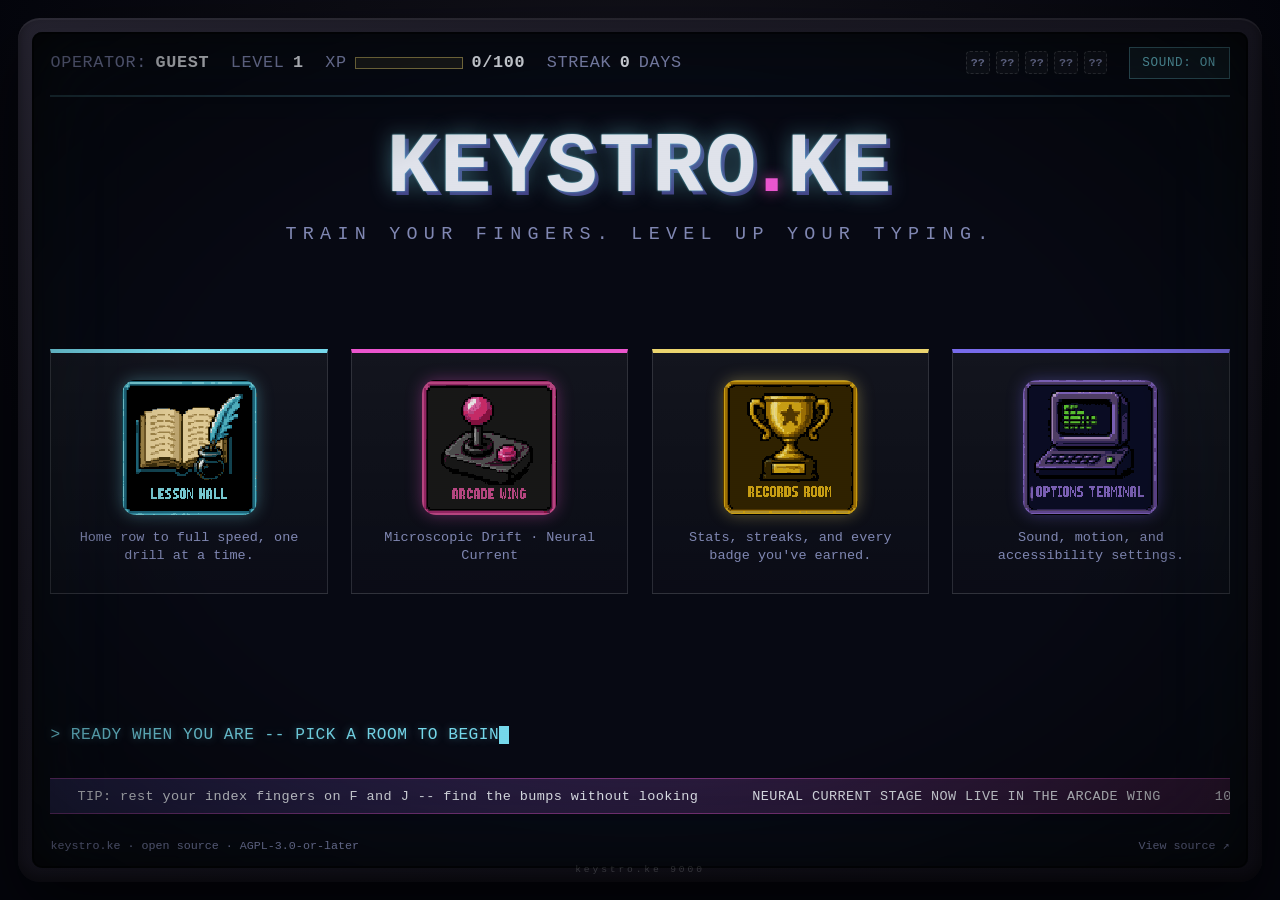
<file: index.html>
<!doctype html>
<html lang="en">
<head>
    <meta charset="utf-8">

    <meta name="viewport" content="width=device-width, initial-scale=1">

    <title>keystro.ke — Typing Academy</title>

    <meta
        name="description"
        content="An open-source typing academy. Pick a room: arcade stages that turn typing practice into a game, with a lesson mode on the way."
    >

    <link rel="canonical" href="https://keystro.ke/">
    <link rel="stylesheet" href="src/styles/menu.css">
    <link rel="icon" href="assets/icons/favicon.svg" type="image/svg+xml">
</head>
<body>
    <a href="#main-content" class="skip-link">Skip to main menu</a>

    <div class="monitor">
        <div class="screen">
            <div class="boot" aria-hidden="true">
<span style="animation-delay:0.02s">KEYSTRO.KE TYPING ACADEMY v0.2</span>
<span style="animation-delay:0.16s">(C) MIKE O'RILEY -- AGPL-3.0-OR-LATER</span>
<span style="animation-delay:0.30s"></span>
<span style="animation-delay:0.44s">INITIALIZING PHOSPHOR ARRAY....... OK</span>
<span style="animation-delay:0.62s">MOUNTING ARCADE MODULES........... OK</span>
<span style="animation-delay:0.80s">CALIBRATING KEYBOARD INTERFACE.... OK</span>
<span style="animation-delay:0.98s">MEMORY TEST: 640K..................OK</span>
<span style="animation-delay:1.16s"></span>
<span style="animation-delay:1.34s">LOADING KEYSTRO.KE OS_</span>
            </div>

            <div class="crt-overlay"></div>

            <div class="screen-content">

                <header class="hud">
                    <div class="hud-item">OPERATOR: <strong>GUEST</strong></div>
                    <div class="hud-item">LEVEL <strong id="menuLevel">1</strong></div>
                    <div class="hud-item">
                        XP
                        <span
                            class="xp-track"
                            role="progressbar"
                            aria-valuemin="0"
                            aria-valuemax="100"
                            aria-valuenow="0"
                            aria-valuetext="0 of 100 XP"
                            id="menuXpTrack"
                        ><span class="xp-fill" id="menuXpFill"></span></span>
                        <strong id="menuXpLabel">0/100</strong>
                    </div>
                    <div class="hud-item">STREAK <strong id="menuStreak">0</strong> DAYS</div>
                    <div class="badges" aria-label="Achievements — none unlocked yet">
                        <span class="badge locked" aria-hidden="true">??</span>
                        <span class="badge locked" aria-hidden="true">??</span>
                        <span class="badge locked" aria-hidden="true">??</span>
                        <span class="badge locked" aria-hidden="true">??</span>
                        <span class="badge locked" aria-hidden="true">??</span>
                    </div>
                    <button class="sound-toggle" id="soundToggle" type="button">SOUND: ON</button>
                </header>

                <div class="wordmark-block">
                    <h1 class="wordmark">KEYSTRO<span class="dot">.</span>KE</h1>
                    <p class="tagline">TRAIN YOUR FINGERS. LEVEL UP YOUR TYPING.</p>
                </div>

                <nav class="rooms" aria-label="Main menu" id="main-content" tabindex="-1">
                    <a class="room" href="lesson-hall.html" style="--tile-accent: var(--cyan); --tile-glow: var(--cyan-rgb);">
                        <span class="room-icon"><img src="assets/icons/room-lesson-hall.png" width="80" height="80" alt="Lesson Hall" loading="lazy"></span>
                        <span class="room-blurb">Home row to full speed, one drill at a time.</span>
                    </a>

                    <a class="room" href="arcade.html" style="--tile-accent: var(--magenta); --tile-glow: var(--magenta-rgb);">
                        <span class="room-icon"><img src="assets/icons/room-arcade-wing.png" width="80" height="80" alt="Arcade Wing" loading="lazy"></span>
                        <span class="room-blurb">Microscopic Drift &middot; Neural Current</span>
                    </a>

                    <a class="room" href="records-room.html" style="--tile-accent: var(--gold); --tile-glow: var(--gold-rgb);">
                        <span class="room-icon"><img src="assets/icons/room-records-room.png" width="80" height="80" alt="Records Room" loading="lazy"></span>
                        <span class="room-blurb">Stats, streaks, and every badge you've earned.</span>
                    </a>

                    <a class="room" href="options-terminal.html" style="--tile-accent: var(--violet); --tile-glow: var(--violet-rgb);">
                        <span class="room-icon"><img src="assets/icons/room-options-terminal.png" width="80" height="80" alt="Options Terminal" loading="lazy"></span>
                        <span class="room-blurb">Sound, motion, and accessibility settings.</span>
                    </a>
                </nav>

                <p class="daily-status" id="dailyStatus" aria-live="polite"></p>

                <p class="daily"><span class="daily-prompt">&gt;&nbsp;</span><span id="dailyBefore">READY WHEN YOU ARE -- PICK A ROOM TO BEGIN</span><span class="cursor" id="dailyCursor"></span><span id="dailyAfter"></span></p>

                <div class="ticker-bar" aria-hidden="true">
                    <div class="ticker-track" id="tickerTrack"></div>
                </div>

                <footer class="screen-footer">
                    <span>keystro.ke &middot; open source &middot; AGPL-3.0-or-later</span>
                    <a href="https://github.com/gitgarage/keystro.ke" target="_blank" rel="noopener noreferrer">View source &#8599;</a>
                </footer>

            </div>
        </div>
    </div>

    <script src="src/menu.js" type="module"></script>
</body>
</html>
</file>
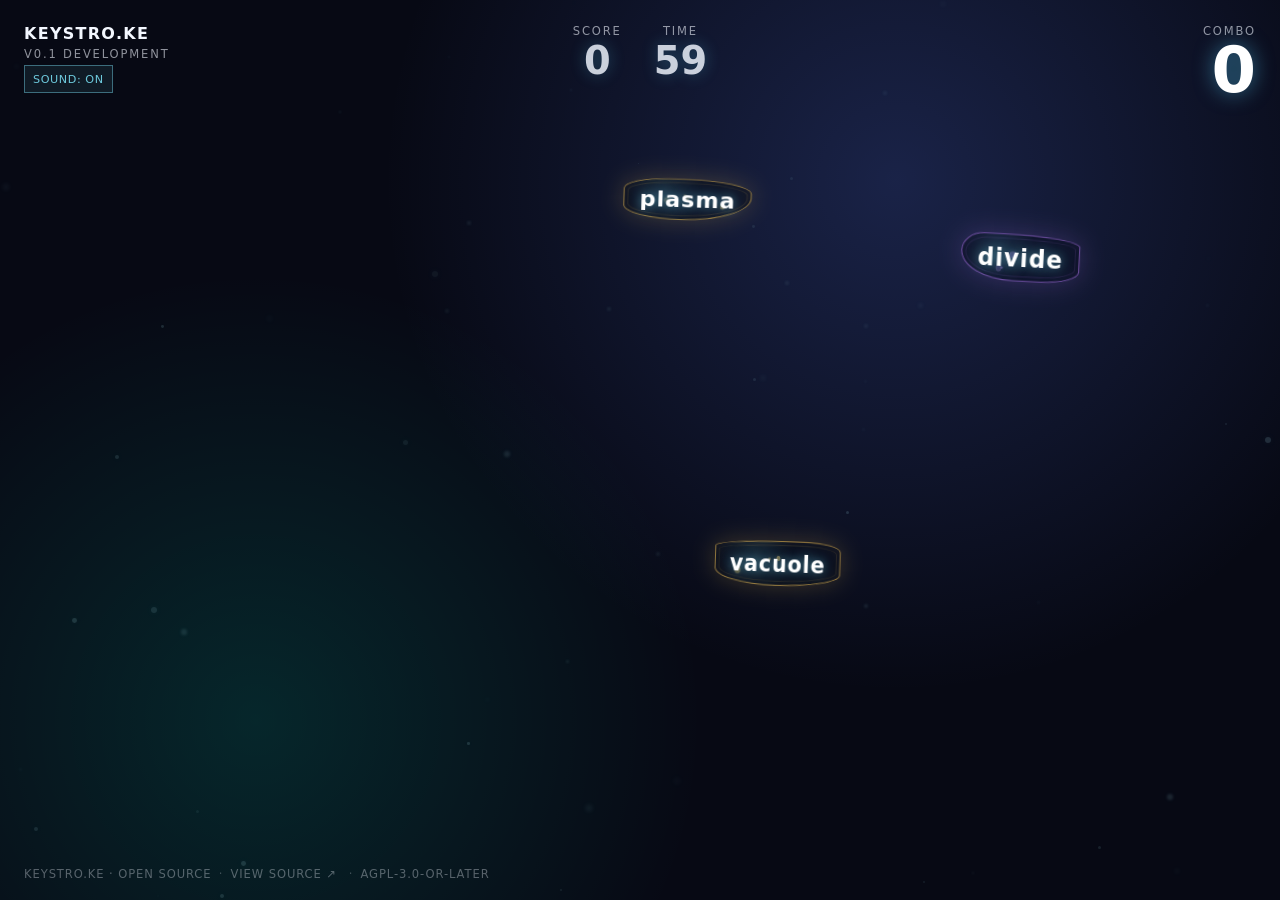
<file: arcade.html>
<!doctype html>
<html lang="en">
<head>
    <meta charset="utf-8">

    <meta name="viewport" content="width=device-width, initial-scale=1">

    <title>keystro.ke — Arcade Wing</title>

    <meta
        name="description"
        content="An open-source typing game focused on attention, rhythm, accuracy, and long-term typing skill."
    >

    <link rel="canonical" href="https://keystro.ke/arcade.html">
    <link rel="stylesheet" href="src/styles/main.css">
    <link rel="icon" href="assets/icons/favicon.svg" type="image/svg+xml">
</head>
<body>
    <a href="#main-content" class="skip-link">Skip to game</a>

    <main id="app" class="app-shell">
        <section class="game-viewport" aria-label="Keystro.ke typing game demo">
            <header class="hud">
                <div class="brand">
                    <a class="brand-mark" href="index.html">keystro.ke</a>
                    <span class="build-label">v0.1 development</span>
                    <button class="sound-toggle" id="soundToggle" type="button">SOUND: ON</button>
                </div>

                <div class="score-panel" aria-live="polite">
                    <span class="score-label">Score</span>
                    <span id="score-value" class="score-value">0</span>
                </div>

                <div class="timer-panel" aria-live="polite">
                    <span class="timer-label">Time</span>
                    <span id="timer-value" class="timer-value">60</span>
                </div>

                <div class="combo-panel" aria-live="polite">
                    <span class="combo-label">Combo</span>
                    <span id="combo-value" class="combo-value">0</span>
                </div>
            </header>

            <div id="main-content" tabindex="-1"></div>

            <div id="word-layer" class="word-layer" aria-hidden="true"></div>

            <section
                class="stage-intro"
                data-stage-intro
                aria-label="Stage introduction"
            >
                <div class="stage-intro-content">
                    <p class="stage-intro-kicker">Stage One</p>

                    <h1 class="stage-intro-title">
                        Microscopic Drift
                    </h1>

                    <p class="stage-intro-copy">
                        Type organisms before the sample grows unstable.
                    </p>
                </div>
            </section>

            <section id="results-screen" class="results-screen" hidden>
                <div class="results-card">
                    <p class="results-kicker">Session complete</p>
                    <h2 class="results-title">Results</h2>
                    <p class="results-status" data-result-status></p>

                    <dl class="results-grid">
                        <div class="result-item">
                            <dt>Score</dt>
                            <dd id="result-score">0</dd>
                        </div>

                        <div class="result-item">
                            <dt>Highest combo</dt>
                            <dd id="result-highest-combo">0</dd>
                        </div>

                        <div class="result-item">
                            <dt>Completed words</dt>
                            <dd id="result-completed-words">0</dd>
                        </div>

                        <div class="result-item">
                            <dt>Perfect words</dt>
                            <dd id="result-perfect-words">0</dd>
                        </div>

                        <div class="result-item">
                            <dt>Mistakes</dt>
                            <dd id="result-mistakes">0</dd>
                        </div>
                    </dl>

                    <p class="results-note" data-result-controls></p>
                </div>
            </section>

            <footer class="source-footer" aria-label="Open source project information">
                <span>keystro.ke · open source</span>
                <a
                    href="https://github.com/gitgarage/keystro.ke"
                    target="_blank"
                    rel="noopener noreferrer"
                >
                    View source ↗
                </a>
                <span>AGPL-3.0-or-later</span>
            </footer>
        </section>
    </main>

    <script src="src/main.js" type="module"></script>
</body>
</html>
</file>
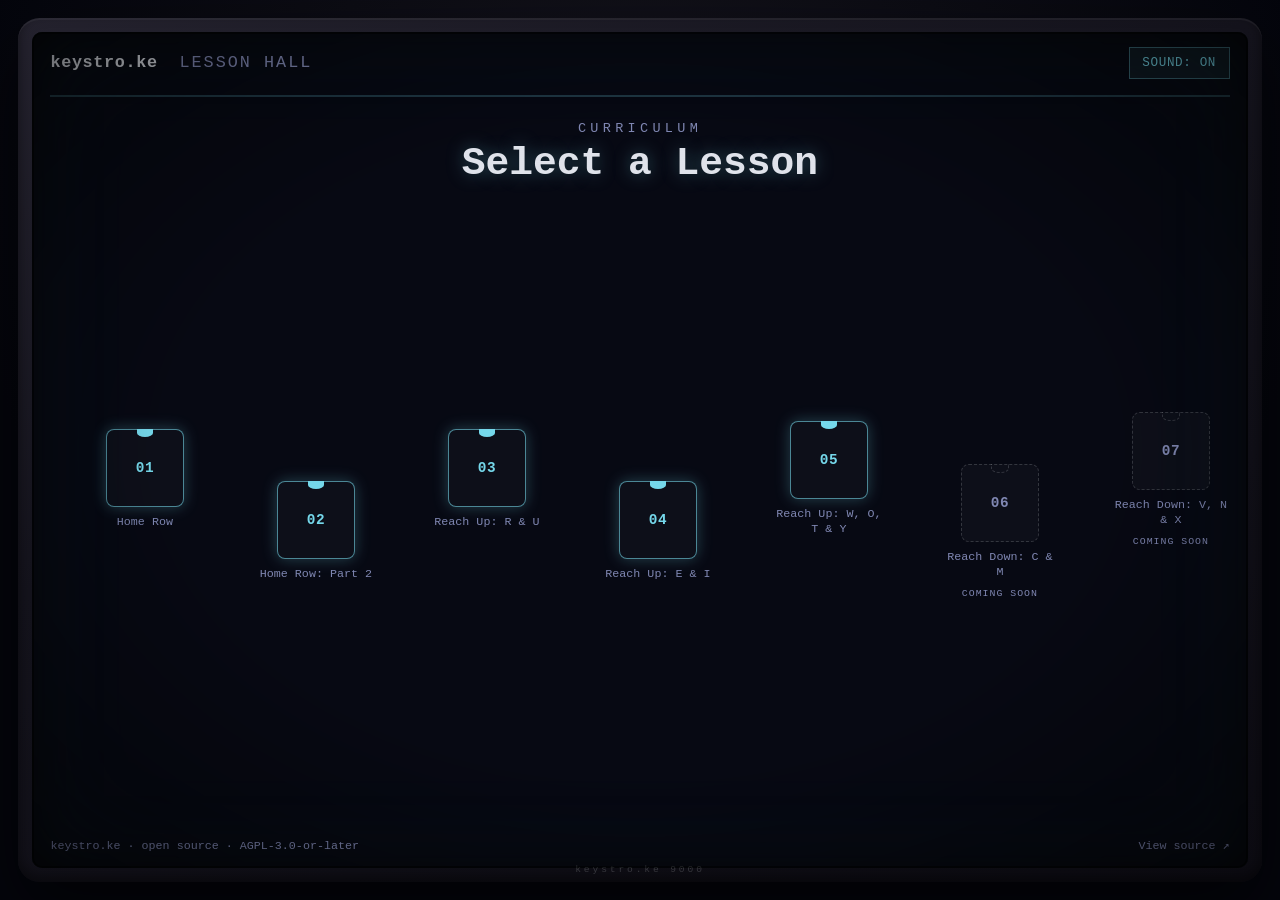
<file: lesson-hall.html>
<!doctype html>
<html lang="en">
<head>
    <meta charset="utf-8">

    <meta name="viewport" content="width=device-width, initial-scale=1">

    <title>keystro.ke — Lesson Hall</title>

    <meta
        name="description"
        content="Pick a lesson from the Lesson Hall typing curriculum."
    >

    <link rel="canonical" href="https://keystro.ke/lesson-hall.html">
    <link rel="stylesheet" href="src/styles/lesson-hall.css">
    <link rel="icon" href="assets/icons/favicon.svg" type="image/svg+xml">
</head>
<body>
    <a href="#main-content" class="skip-link">Skip to lesson path</a>

    <div class="monitor">
        <div class="screen">
            <div class="crt-overlay"></div>

            <div class="screen-content">

                <header class="hud">
                    <a class="brand-mark" href="index.html">keystro.ke</a>
                    <span class="lesson-label">LESSON HALL</span>
                    <button class="sound-toggle" id="soundToggle" type="button">SOUND: ON</button>
                </header>

                <div class="hall-banner">
                    <p class="hall-kicker">CURRICULUM</p>
                    <h1 class="hall-title">Select a Lesson</h1>
                </div>

                <div class="trace-viewport" id="main-content" tabindex="-1">
                    <nav class="trace-lane" id="traceLane" aria-label="Lesson curriculum path"></nav>
                </div>

                <footer class="screen-footer">
                    <span>keystro.ke &middot; open source &middot; AGPL-3.0-or-later</span>
                    <a href="https://github.com/gitgarage/keystro.ke" target="_blank" rel="noopener noreferrer">View source &#8599;</a>
                </footer>

            </div>
        </div>
    </div>

    <script src="src/lesson-hall.js" type="module"></script>
</body>
</html>
</file>
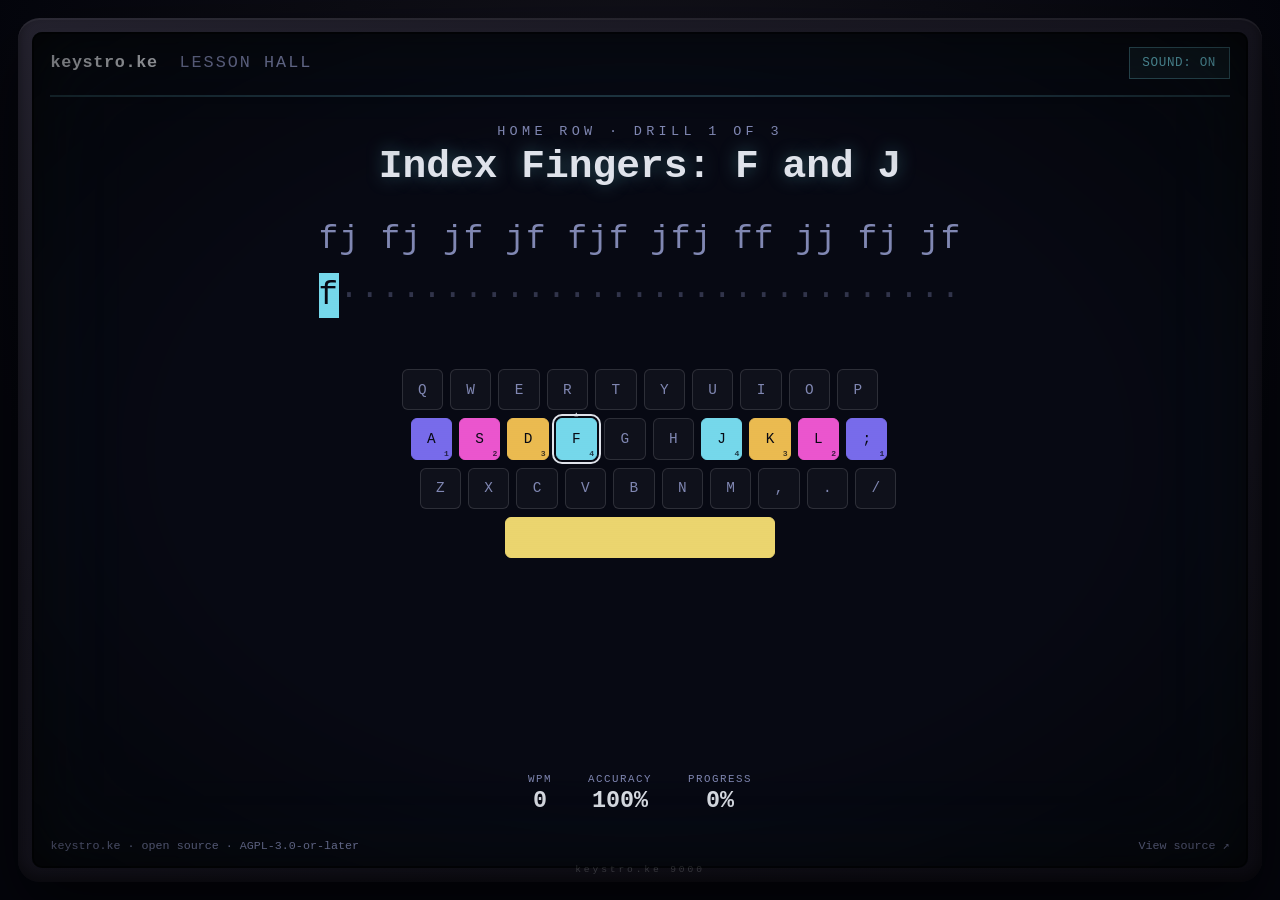
<file: lesson.html>
<!doctype html>
<html lang="en">
<head>
    <meta charset="utf-8">

    <meta name="viewport" content="width=device-width, initial-scale=1">

    <title>keystro.ke — Lesson Hall</title>

    <meta
        name="description"
        content="Home row touch-typing drills from an open-source typing academy."
    >

    <link rel="canonical" href="https://keystro.ke/lesson.html">
    <link rel="stylesheet" href="src/styles/lesson.css">
    <link rel="icon" href="assets/icons/favicon.svg" type="image/svg+xml">
</head>
<body>
    <a href="#main-content" class="skip-link">Skip to drill</a>

    <div class="monitor">
        <div class="screen">
            <div class="crt-overlay"></div>

            <div class="screen-content">

                <header class="hud">
                    <a class="brand-mark" href="index.html">keystro.ke</a>
                    <span class="lesson-label">LESSON HALL</span>
                    <button class="sound-toggle" id="soundToggle" type="button">SOUND: ON</button>
                </header>

                <div class="lesson-banner">
                    <p class="lesson-kicker" id="lessonKicker">HOME ROW</p>
                    <h1 class="lesson-title" id="lessonTitle">Loading drill&hellip;</h1>
                </div>

                <div class="drill" id="main-content" tabindex="-1">
                    <p class="drill-target" id="drillTarget" aria-hidden="true"></p>
                    <p class="drill-typed" id="drillTyped" aria-hidden="true"></p>
                </div>

                <p class="drill-status" id="drillStatus" aria-live="polite"></p>

                <div class="keyboard" id="keyboard" aria-hidden="true"></div>

                <div class="stats-strip" role="status" aria-live="polite">
                    <div class="stat">
                        <span class="stat-label">WPM</span>
                        <span class="stat-value" id="statWpm">0</span>
                    </div>
                    <div class="stat">
                        <span class="stat-label">Accuracy</span>
                        <span class="stat-value" id="statAccuracy">100%</span>
                    </div>
                    <div class="stat">
                        <span class="stat-label">Progress</span>
                        <span class="stat-value" id="statProgress">0%</span>
                    </div>
                </div>

                <footer class="screen-footer">
                    <span>keystro.ke &middot; open source &middot; AGPL-3.0-or-later</span>
                    <a href="https://github.com/gitgarage/keystro.ke" target="_blank" rel="noopener noreferrer">View source &#8599;</a>
                </footer>

                <section class="results-screen" id="resultsScreen" hidden>
                    <div class="results-card">
                        <p class="results-kicker">Drill complete</p>
                        <h2 class="results-title" id="resultsTitle">Home Row</h2>
                        <p class="results-status" id="resultsStatus" data-result-controls></p>

                        <dl class="results-grid">
                            <div class="result-item">
                                <dt>Words per minute</dt>
                                <dd id="resultWpm">0</dd>
                            </div>

                            <div class="result-item">
                                <dt>Accuracy</dt>
                                <dd id="resultAccuracy">100%</dd>
                            </div>

                            <div class="result-item">
                                <dt>Mistakes</dt>
                                <dd id="resultMistakes">0</dd>
                            </div>
                        </dl>
                    </div>
                </section>

            </div>
        </div>
    </div>

    <script src="src/lesson.js" type="module"></script>
</body>
</html>
</file>
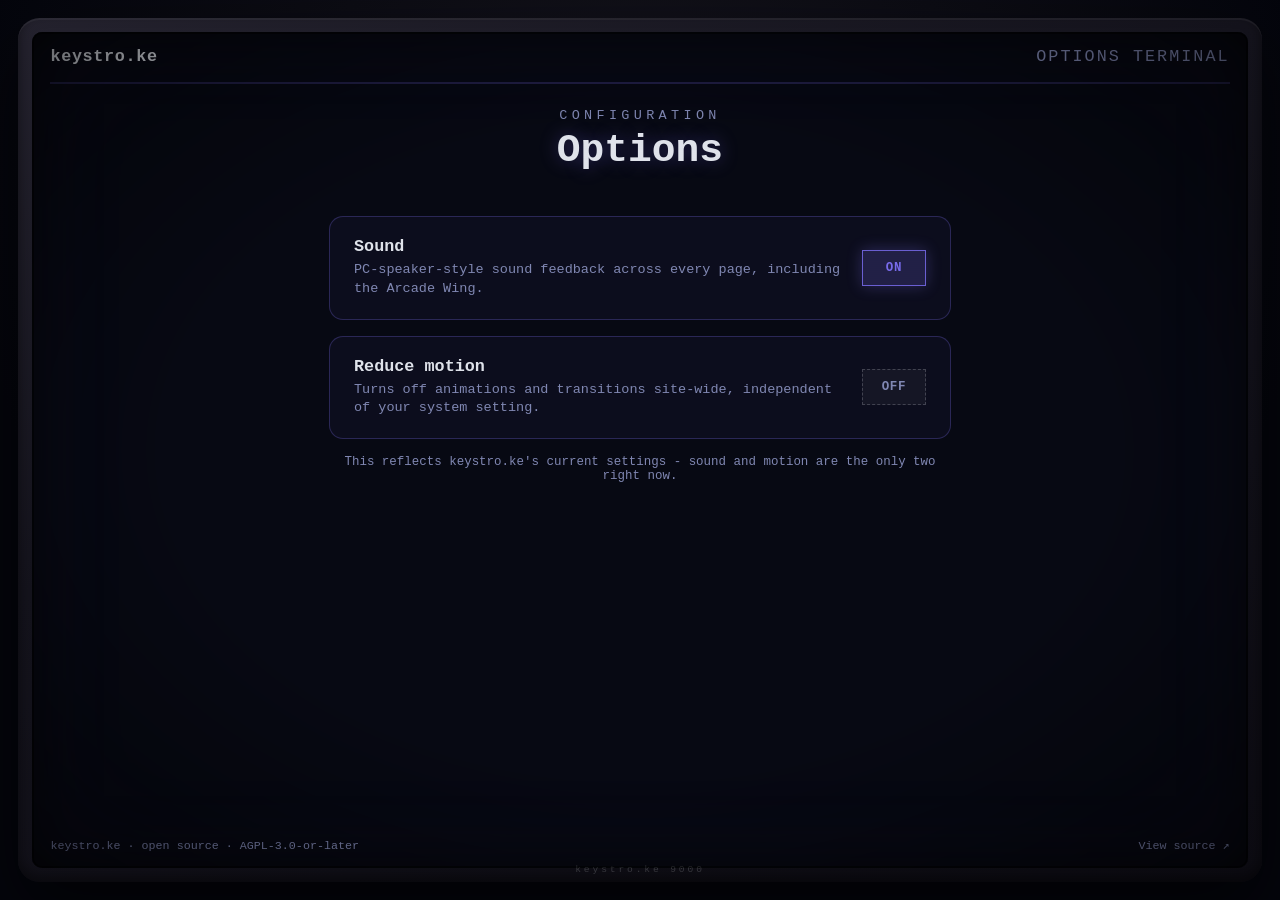
<file: options-terminal.html>
<!doctype html>
<html lang="en">
<head>
    <meta charset="utf-8">

    <meta name="viewport" content="width=device-width, initial-scale=1">

    <title>keystro.ke — Options Terminal</title>

    <meta
        name="description"
        content="Sound and motion settings for keystro.ke."
    >

    <link rel="canonical" href="https://keystro.ke/options-terminal.html">
    <link rel="stylesheet" href="src/styles/options-terminal.css">
    <link rel="icon" href="assets/icons/favicon.svg" type="image/svg+xml">
</head>
<body>
    <a href="#main-content" class="skip-link">Skip to settings</a>

    <div class="monitor">
        <div class="screen">
            <div class="crt-overlay"></div>

            <div class="screen-content">

                <header class="hud">
                    <a class="brand-mark" href="index.html">keystro.ke</a>
                    <span class="options-label">OPTIONS TERMINAL</span>
                </header>

                <div class="options-viewport" id="main-content" tabindex="-1">
                    <div class="options-lane">

                        <div class="options-banner">
                            <p class="options-kicker">CONFIGURATION</p>
                            <h1 class="options-title">Options</h1>
                        </div>

                        <section class="settings-panel" aria-labelledby="settings-heading">
                            <h2 id="settings-heading" class="visually-hidden">Settings</h2>

                            <div class="setting-row">
                                <div class="setting-copy">
                                    <p class="setting-name">Sound</p>
                                    <p class="setting-description">PC-speaker-style sound feedback across every page, including the Arcade Wing.</p>
                                </div>
                                <button
                                    type="button"
                                    class="setting-toggle"
                                    id="soundSettingToggle"
                                    role="switch"
                                    aria-checked="true"
                                >ON</button>
                            </div>

                            <div class="setting-row">
                                <div class="setting-copy">
                                    <p class="setting-name">Reduce motion</p>
                                    <p class="setting-description">Turns off animations and transitions site-wide, independent of your system setting.</p>
                                </div>
                                <button
                                    type="button"
                                    class="setting-toggle"
                                    id="motionSettingToggle"
                                    role="switch"
                                    aria-checked="false"
                                >OFF</button>
                            </div>

                            <p class="settings-note">This reflects keystro.ke's current settings - sound and motion are the only two right now.</p>
                        </section>

                    </div>
                </div>

                <footer class="screen-footer">
                    <span>keystro.ke &middot; open source &middot; AGPL-3.0-or-later</span>
                    <a href="https://github.com/gitgarage/keystro.ke" target="_blank" rel="noopener noreferrer">View source &#8599;</a>
                </footer>

            </div>
        </div>
    </div>

    <script src="src/options-terminal.js" type="module"></script>
</body>
</html>
</file>
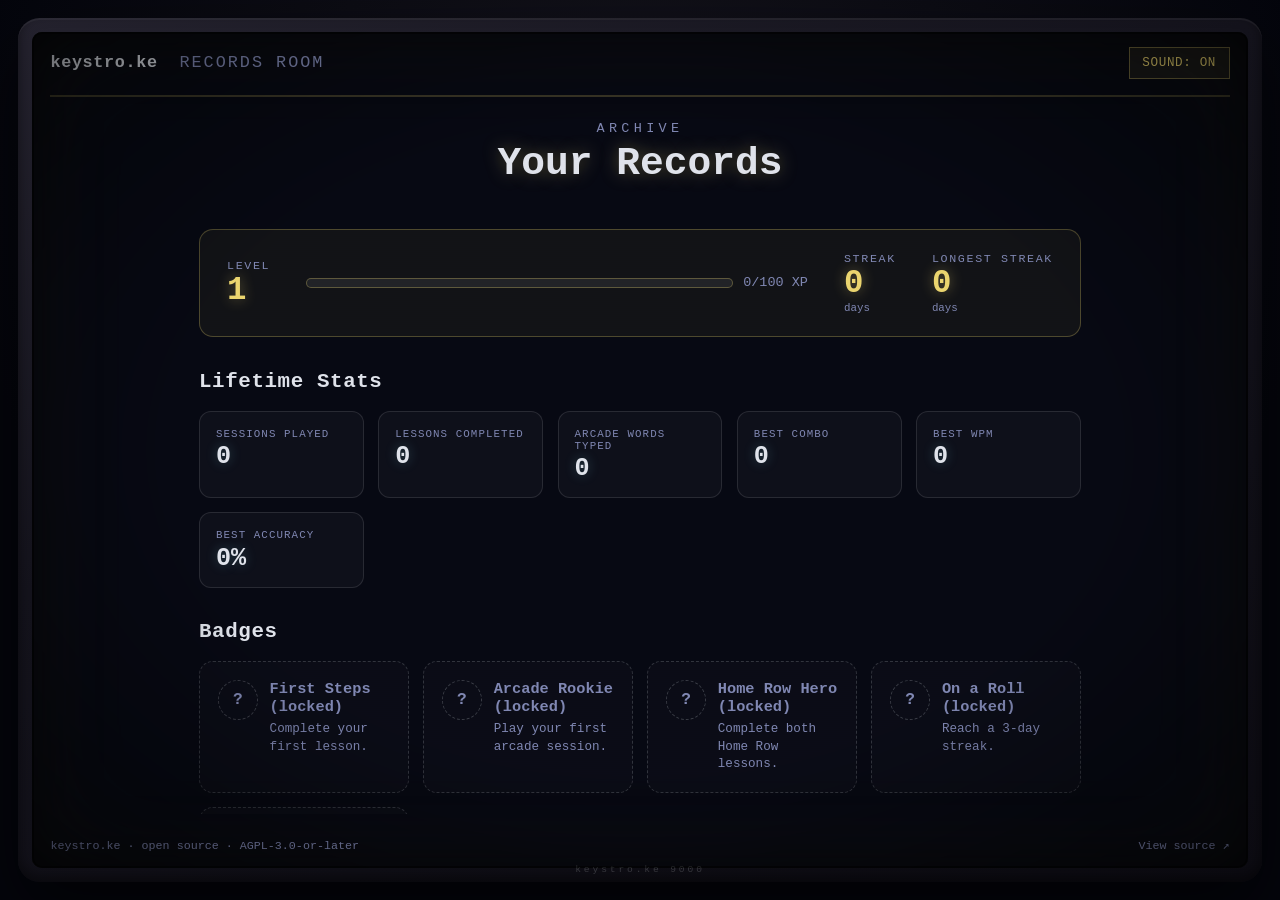
<file: records-room.html>
<!doctype html>
<html lang="en">
<head>
    <meta charset="utf-8">

    <meta name="viewport" content="width=device-width, initial-scale=1">

    <title>keystro.ke — Records Room</title>

    <meta
        name="description"
        content="Your level, streak, lifetime stats, and badges on keystro.ke."
    >

    <link rel="canonical" href="https://keystro.ke/records-room.html">
    <link rel="stylesheet" href="src/styles/records-room.css">
    <link rel="icon" href="assets/icons/favicon.svg" type="image/svg+xml">
</head>
<body>
    <a href="#main-content" class="skip-link">Skip to records</a>

    <div class="monitor">
        <div class="screen">
            <div class="crt-overlay"></div>

            <div class="screen-content">

                <header class="hud">
                    <a class="brand-mark" href="index.html">keystro.ke</a>
                    <span class="records-label">RECORDS ROOM</span>
                    <button class="sound-toggle" id="soundToggle" type="button">SOUND: ON</button>
                </header>

                <div class="records-viewport" id="main-content" tabindex="-1">
                    <div class="records-lane">

                        <div class="records-banner">
                            <p class="records-kicker">ARCHIVE</p>
                            <h1 class="records-title">Your Records</h1>
                        </div>

                        <section class="progress-panel" aria-labelledby="progress-heading">
                            <h2 id="progress-heading" class="visually-hidden">Level and streak</h2>

                            <div class="progress-stat">
                                <span class="progress-stat-label">Level</span>
                                <span class="progress-stat-value" id="recordsLevel">1</span>
                            </div>

                            <div class="progress-xp">
                                <span
                                    class="xp-track"
                                    role="progressbar"
                                    aria-valuemin="0"
                                    aria-valuemax="100"
                                    aria-valuenow="0"
                                    aria-valuetext="0 of 100 XP"
                                    id="recordsXpTrack"
                                ><span class="xp-fill" id="recordsXpFill"></span></span>
                                <span class="progress-xp-label" id="recordsXpLabel">0/100 XP</span>
                            </div>

                            <div class="progress-stat">
                                <span class="progress-stat-label">Streak</span>
                                <span class="progress-stat-value" id="recordsStreak">0</span>
                                <span class="progress-stat-sublabel">days</span>
                            </div>

                            <div class="progress-stat">
                                <span class="progress-stat-label">Longest streak</span>
                                <span class="progress-stat-value" id="recordsLongestStreak">0</span>
                                <span class="progress-stat-sublabel">days</span>
                            </div>
                        </section>

                        <section class="stats-panel" aria-labelledby="stats-heading">
                            <h2 id="stats-heading" class="panel-heading">Lifetime Stats</h2>

                            <dl class="stats-grid" id="statsGrid"></dl>
                        </section>

                        <section class="badges-panel" aria-labelledby="badges-heading">
                            <h2 id="badges-heading" class="panel-heading">Badges</h2>

                            <ul class="badge-grid" id="badgeGrid"></ul>
                        </section>

                    </div>
                </div>

                <footer class="screen-footer">
                    <span>keystro.ke &middot; open source &middot; AGPL-3.0-or-later</span>
                    <a href="https://github.com/gitgarage/keystro.ke" target="_blank" rel="noopener noreferrer">View source &#8599;</a>
                </footer>

            </div>
        </div>
    </div>

    <script src="src/records-room.js" type="module"></script>
</body>
</html>
</file>
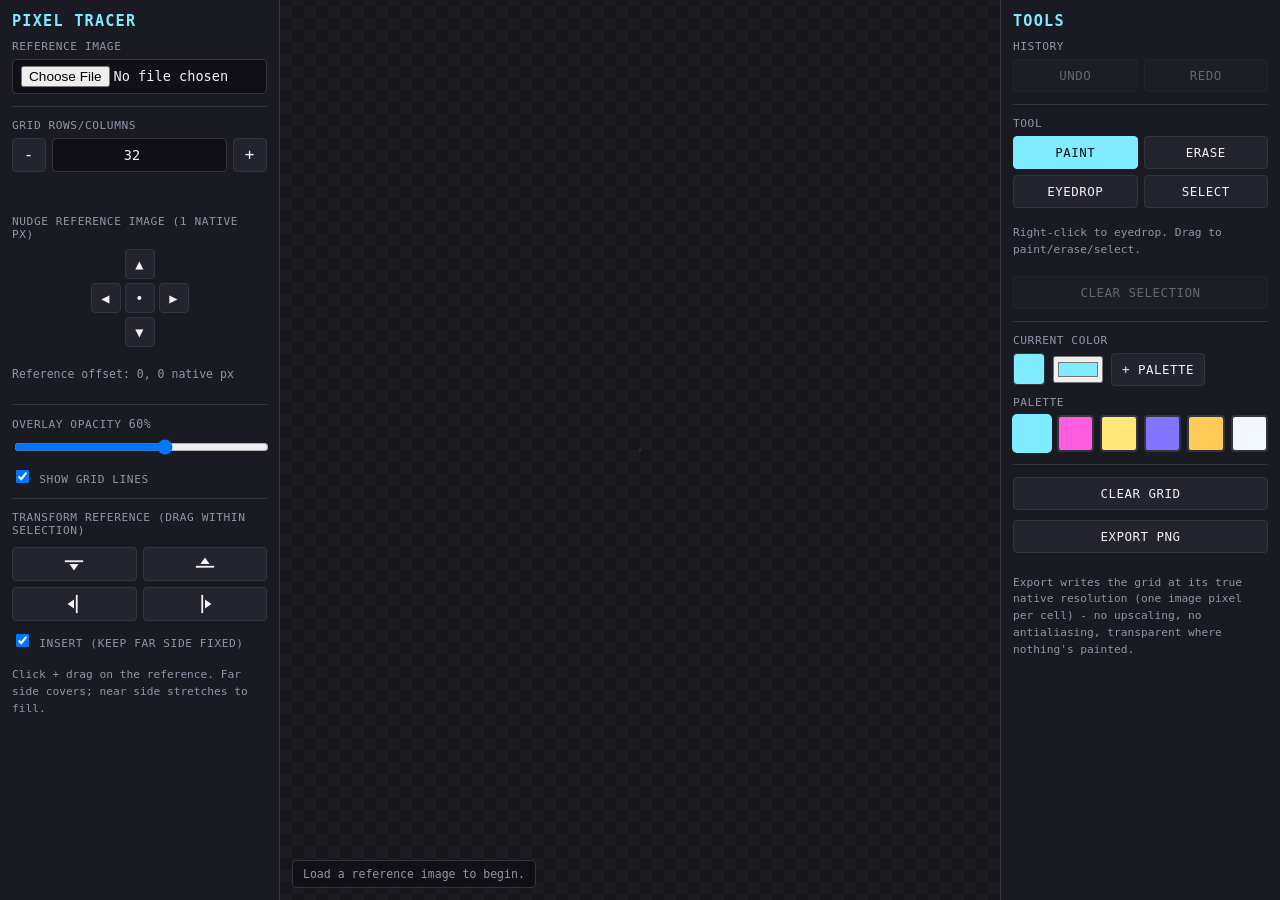
<file: tools/pixel-tracer.html>
<!doctype html>
<html lang="en">
<head>
<meta charset="utf-8">
<meta name="viewport" content="width=device-width, initial-scale=1">
<title>Pixel Tracer</title>
<style>
    :root {
        --panel: #1a1a22;
        --panel-hi: #24242e;
        --ink: #f0f0f5;
        --ink-dim: #9494a8;
        --accent: #7febff;
        --border: #34343f;
        --mono: ui-monospace, SFMono-Regular, "SF Mono", Consolas, monospace;
    }

    * { box-sizing: border-box; }

    html, body {
        margin: 0;
        height: 100%;
        background: #0c0c11;
        color: var(--ink);
        font-family: var(--mono);
        overflow: hidden;
    }

    .app {
        display: flex;
        height: 100vh;
    }

    .controls {
        width: 280px;
        flex: 0 0 auto;
        background: var(--panel);
        padding: 12px;
        overflow-y: hidden;
        display: flex;
        flex-direction: column;
        gap: 10px;
    }

    .controls-left {
        border-right: 1px solid var(--border);
    }

    .controls-right {
        border-left: 1px solid var(--border);
    }

    .controls h1 {
        font-size: 0.95rem;
        letter-spacing: 0.08em;
        text-transform: uppercase;
        margin: 0;
        color: var(--accent);
    }

    .field {
        display: flex;
        flex-direction: column;
        gap: 6px;
    }

    .field label {
        font-size: 0.7rem;
        letter-spacing: 0.05em;
        text-transform: uppercase;
        color: var(--ink-dim);
    }

    .stepper {
        display: flex;
        align-items: stretch;
        gap: 6px;
    }

    .stepper button {
        flex: 0 0 auto;
        width: 34px;
        font-size: 1rem;
        line-height: 1;
    }

    .stepper input[type="number"] {
        flex: 1;
        text-align: center;
    }

    .dpad {
        display: grid;
        grid-template-columns: repeat(3, 30px);
        grid-template-rows: repeat(3, 30px);
        gap: 4px;
        justify-content: center;
        margin: 2px 0;
    }

    .dpad button {
        width: 100%;
        height: 100%;
        padding: 0;
        font-size: 0.85rem;
    }

    input[type="number"],
    input[type="file"],
    input[type="text"] {
        background: #101016;
        border: 1px solid var(--border);
        color: var(--ink);
        font-family: var(--mono);
        padding: 6px 8px;
        border-radius: 4px;
        font-size: 0.85rem;
        width: 100%;
    }

    input[type="range"] {
        width: 100%;
    }

    button {
        appearance: none;
        background: var(--panel-hi);
        border: 1px solid var(--border);
        color: var(--ink);
        font-family: var(--mono);
        font-size: 0.78rem;
        letter-spacing: 0.04em;
        text-transform: uppercase;
        padding: 8px 10px;
        border-radius: 4px;
        cursor: pointer;
    }

    button:hover {
        border-color: var(--accent);
        color: var(--accent);
    }

    button:disabled {
        opacity: 0.35;
        cursor: not-allowed;
    }

    button:disabled:hover {
        border-color: var(--border);
        color: var(--ink);
    }

    button.active {
        background: var(--accent);
        color: #06131a;
        border-color: var(--accent);
    }

    .tool-row {
        display: flex;
        flex-wrap: wrap;
        gap: 6px;
    }

    .tool-row button {
        flex: 1 1 45%;
    }

    .transform-pad {
        display: grid;
        grid-template-columns: repeat(2, 1fr);
        gap: 6px;
        margin: 4px 0;
    }

    .transform-pad button {
        display: flex;
        align-items: center;
        justify-content: center;
        padding: 5px;
    }

    .transform-pad svg {
        display: block;
    }

    .opacity-value,
    .cell-size-value {
        font-size: 0.72rem;
        color: var(--ink-dim);
    }

    .palette {
        display: grid;
        grid-template-columns: repeat(6, 1fr);
        gap: 6px;
    }

    .swatch {
        width: 100%;
        aspect-ratio: 1;
        border-radius: 4px;
        border: 2px solid var(--border);
        cursor: pointer;
        position: relative;
        padding: 0;
    }

    .swatch.selected {
        border-color: var(--accent);
        box-shadow: 0 0 0 1px var(--accent);
    }

    .swatch .remove {
        position: absolute;
        top: -6px;
        right: -6px;
        width: 14px;
        height: 14px;
        border-radius: 50%;
        background: #ff5c5c;
        color: #fff;
        font-size: 9px;
        line-height: 14px;
        text-align: center;
        display: none;
        border: none;
        padding: 0;
    }

    .swatch:hover .remove {
        display: block;
    }

    .current-color-row {
        display: flex;
        align-items: center;
        gap: 8px;
    }

    .current-color-swatch {
        width: 32px;
        height: 32px;
        border-radius: 4px;
        border: 1px solid var(--border);
        flex: 0 0 auto;
    }

    .stage {
        flex: 1;
        display: flex;
        align-items: center;
        justify-content: center;
        position: relative;
        background:
            repeating-conic-gradient(#1c1c22 0% 25%, #16161b 0% 50%)
            50% / 24px 24px;
        overflow: auto;
    }

    .canvas-wrap {
        position: relative;
        box-shadow: 0 0 0 1px var(--border), 0 20px 60px rgba(0,0,0,0.6);
        transform-origin: center center;
    }

    .canvas-wrap canvas {
        position: absolute;
        top: 0;
        left: 0;
        image-rendering: pixelated;
    }

    #referenceCanvas {
        image-rendering: auto;
    }

    #gridCanvas {
        cursor: crosshair;
    }

    #selectionCanvas {
        pointer-events: none;
    }

    .hint {
        font-size: 0.7rem;
        color: var(--ink-dim);
        line-height: 1.5;
    }

    .status-bar {
        position: absolute;
        bottom: 12px;
        left: 12px;
        background: rgba(16, 16, 22, 0.85);
        border: 1px solid var(--border);
        padding: 6px 10px;
        border-radius: 4px;
        font-size: 0.72rem;
        color: var(--ink-dim);
        pointer-events: none;
    }

    .divider {
        height: 1px;
        background: var(--border);
        margin: 2px 0;
    }
</style>
</head>
<body>
<div class="app">
    <aside class="controls controls-left">
        <h1>Pixel Tracer</h1>

        <div class="field">
            <label>Reference image</label>
            <input type="file" id="fileInput" accept="image/*">
        </div>

        <div class="divider"></div>

        <div class="field">
            <label>Grid rows/columns</label>
            <div class="stepper">
                <button id="gridSizeMinus" type="button">-</button>
                <input type="number" id="gridSize" value="32" min="1" max="256">
                <button id="gridSizePlus" type="button">+</button>
            </div>
        </div>
        <p class="cell-size-value" id="cellSizeLabel"></p>

        <div class="field">
            <label>Nudge reference image (1 native px)</label>
            <div class="dpad">
                <span></span>
                <button id="refNudgeUp" type="button" title="Move reference up">&#9650;</button>
                <span></span>
                <button id="refNudgeLeft" type="button" title="Move reference left">&#9664;</button>
                <button id="refNudgeReset" type="button" title="Reset reference to original position">&#8226;</button>
                <button id="refNudgeRight" type="button" title="Move reference right">&#9654;</button>
                <span></span>
                <button id="refNudgeDown" type="button" title="Move reference down">&#9660;</button>
                <span></span>
            </div>
            <p class="cell-size-value" id="refOffsetLabel">Reference offset: 0, 0 native px</p>
        </div>

        <div class="divider"></div>

        <div class="field">
            <label>Overlay opacity <span class="opacity-value" id="opacityValue">60%</span></label>
            <input type="range" id="opacitySlider" min="0" max="100" value="60">
        </div>

        <div class="field">
            <label><input type="checkbox" id="gridLinesToggle" checked> Show grid lines</label>
        </div>

        <div class="divider"></div>

        <div class="field">
            <label>Transform reference (drag within selection)</label>
            <div class="transform-pad">
                <button id="shiftRowDownBtn" type="button" title="Push rows down / stretch from top">
                    <svg viewBox="0 0 24 24" width="22" height="22">
                        <line x1="2" y1="9" x2="22" y2="9" stroke="currentColor" stroke-width="2"/>
                        <polygon points="12,19 7,12 17,12" fill="currentColor"/>
                    </svg>
                </button>
                <button id="shiftRowUpBtn" type="button" title="Push rows up / stretch from bottom">
                    <svg viewBox="0 0 24 24" width="22" height="22">
                        <line x1="2" y1="15" x2="22" y2="15" stroke="currentColor" stroke-width="2"/>
                        <polygon points="12,5 7,12 17,12" fill="currentColor"/>
                    </svg>
                </button>
                <button id="shiftColLeftBtn" type="button" title="Push columns left / stretch from right">
                    <svg viewBox="0 0 24 24" width="22" height="22">
                        <line x1="15" y1="2" x2="15" y2="22" stroke="currentColor" stroke-width="2"/>
                        <polygon points="5,12 12,7 12,17" fill="currentColor"/>
                    </svg>
                </button>
                <button id="shiftColRightBtn" type="button" title="Push columns right / stretch from left">
                    <svg viewBox="0 0 24 24" width="22" height="22">
                        <line x1="9" y1="2" x2="9" y2="22" stroke="currentColor" stroke-width="2"/>
                        <polygon points="19,12 12,7 12,17" fill="currentColor"/>
                    </svg>
                </button>
            </div>
            <label><input type="checkbox" id="transformInsertToggle" checked> Insert (keep far side fixed)</label>
            <p class="hint">Click + drag on the reference. Far side covers; near side stretches to fill.</p>
        </div>
    </aside>

    <main class="stage">
        <div class="canvas-wrap" id="canvasWrap">
            <canvas id="referenceCanvas"></canvas>
            <canvas id="gridCanvas"></canvas>
            <canvas id="selectionCanvas"></canvas>
        </div>
        <div class="status-bar" id="statusBar">Load a reference image to begin.</div>
    </main>

    <aside class="controls controls-right">
        <h1>Tools</h1>

        <div class="field">
            <label>History</label>
            <div class="tool-row">
                <button id="undoBtn" type="button" disabled>Undo</button>
                <button id="redoBtn" type="button" disabled>Redo</button>
            </div>
        </div>

        <div class="divider"></div>

        <div class="field">
            <label>Tool</label>
            <div class="tool-row">
                <button id="toolPaint" class="active">Paint</button>
                <button id="toolErase">Erase</button>
                <button id="toolEyedrop">Eyedrop</button>
                <button id="toolSelect">Select</button>
            </div>
            <p class="hint">Right-click to eyedrop. Drag to paint/erase/select.</p>
            <button id="clearSelectionBtn" type="button" disabled>Clear selection</button>
        </div>

        <div class="divider"></div>

        <div class="field">
            <label>Current color</label>
            <div class="current-color-row">
                <div class="current-color-swatch" id="currentColorSwatch"></div>
                <input type="color" id="colorPicker" value="#7febff">
                <button id="addToPaletteBtn">+ palette</button>
            </div>
        </div>

        <div class="field">
            <label>Palette</label>
            <div class="palette" id="palette"></div>
        </div>

        <div class="divider"></div>

        <button id="clearBtn">Clear grid</button>
        <button id="exportBtn">Export PNG</button>

        <p class="hint">Export writes the grid at its true native resolution (one image pixel per cell) - no upscaling, no antialiasing, transparent where nothing's painted.</p>
    </aside>
</div>

<script>
(function () {
    "use strict";

    const MAX_DISPLAY = 880;

    const fileInput = document.getElementById("fileInput");
    const referenceCanvas = document.getElementById("referenceCanvas");
    const gridCanvas = document.getElementById("gridCanvas");
    const selectionCanvas = document.getElementById("selectionCanvas");
    const canvasWrap = document.getElementById("canvasWrap");
    const refCtx = referenceCanvas.getContext("2d");
    const gridCtx = gridCanvas.getContext("2d");
    const selectionCtx = selectionCanvas.getContext("2d");

    const gridSizeInput = document.getElementById("gridSize");
    const gridSizeMinusBtn = document.getElementById("gridSizeMinus");
    const gridSizePlusBtn = document.getElementById("gridSizePlus");
    const cellSizeLabel = document.getElementById("cellSizeLabel");
    const refNudgeUpBtn = document.getElementById("refNudgeUp");
    const refNudgeDownBtn = document.getElementById("refNudgeDown");
    const refNudgeLeftBtn = document.getElementById("refNudgeLeft");
    const refNudgeRightBtn = document.getElementById("refNudgeRight");
    const refNudgeResetBtn = document.getElementById("refNudgeReset");
    const refOffsetLabel = document.getElementById("refOffsetLabel");

    const opacitySlider = document.getElementById("opacitySlider");
    const opacityValue = document.getElementById("opacityValue");
    const gridLinesToggle = document.getElementById("gridLinesToggle");

    const toolPaintBtn = document.getElementById("toolPaint");
    const toolEraseBtn = document.getElementById("toolErase");
    const toolEyedropBtn = document.getElementById("toolEyedrop");
    const toolSelectBtn = document.getElementById("toolSelect");
    const clearSelectionBtn = document.getElementById("clearSelectionBtn");
    const shiftRowDownBtn = document.getElementById("shiftRowDownBtn");
    const shiftRowUpBtn = document.getElementById("shiftRowUpBtn");
    const shiftColLeftBtn = document.getElementById("shiftColLeftBtn");
    const shiftColRightBtn = document.getElementById("shiftColRightBtn");
    const transformInsertToggle = document.getElementById("transformInsertToggle");

    const colorPicker = document.getElementById("colorPicker");
    const currentColorSwatch = document.getElementById("currentColorSwatch");
    const addToPaletteBtn = document.getElementById("addToPaletteBtn");
    const paletteEl = document.getElementById("palette");

    const clearBtn = document.getElementById("clearBtn");
    const exportBtn = document.getElementById("exportBtn");
    const statusBar = document.getElementById("statusBar");
    const undoBtn = document.getElementById("undoBtn");
    const redoBtn = document.getElementById("redoBtn");

    let refImage = null;
    let displayW = 0;
    let displayH = 0;
    let refScale = 1; // native image px -> display px, set when the image loads
    let refOffsetX = 0; // reference image draw offset, in display px
    let refOffsetY = 0;

    // The reference layer's actual pixel store. Drawn once from the
    // loaded file when it's first opened, then persistent and directly
    // editable from then on (by the transform tools below) - refCtx
    // (the visible canvas) is just refBuffer composited at the current
    // offset, redrawn by drawReference() any time either one changes.
    // Nudging moves refBuffer's *view* (the offset), it never touches
    // refBuffer's own content, so edits and nudging can't clobber each
    // other.
    let refBuffer = null;
    let refBufferCtx = null;
    let gridCols = 32;
    let gridRows = 32;
    let cellW = 0;
    let cellH = 0;
    let gridData = makeGrid(gridCols, gridRows); // gridData[row][col] = "#rrggbb" | null
    let opacity = 0.6;
    let showGridLines = true;
    let tool = "paint"; // "paint" | "erase" | "eyedrop"
    let currentColor = "#7febff";
    let palette = ["#7febff", "#ff5ce0", "#ffe778", "#8274ff", "#ffcb57", "#f3f7ff"];
    let isPointerDown = false;

    // Undo/redo history. Each entry is a full snapshot of everything that
    // counts as "pixel data" - the grid's dimensions plus its cell colors -
    // taken immediately before a change that would otherwise lose it. A
    // paint/erase drag is batched into a single entry (see beginStroke/
    // endStroke) rather than one entry per cell.
    let undoStack = [];
    let redoStack = [];
    let strokeSnapshot = null;
    let strokeDirty = false;
    const MAX_HISTORY = 200;

    // Selection: which drawing-layer cells tools are allowed to touch.
    // null means "no selection" - per spec, that's equivalent to the whole
    // grid being selected, so every selection-aware check goes through
    // isCellSelected()/selectionBounds() rather than testing the mask
    // directly. A real selection is additive: each dragged rectangle is
    // OR'd into the existing mask, never replaces it.
    let selectionMask = null; // null | boolean[row][col]
    let selectionDragStart = null; // { row, col } while actively dragging a new rect
    let selectionDragCurrent = null;

    // Transform tools (push/stretch): these edit the REFERENCE layer's
    // actual pixels (refBuffer, see below) within the area under the
    // selection - never gridData. Live preview is recomputed from a
    // snapshot taken at mousedown so the result only ever depends on
    // total drag distance, not the sequence of mousemoves - dragging back
    // and forth settles on the right answer.
    let shiftDragAxis = null; // "row" | "col"
    let shiftDragSnapshot = null; // ImageData of the selection's bounding box, pre-drag
    let shiftDragSplit = null; // clicked row/col, 0-based within the bounding box
    let shiftDragBounds = null; // { top, bottom, left, right } in refBuffer px
    let shiftDragBeforeState = null; // full undo snapshot, taken once at drag start
    const SHIFT_TOOLS = new Set(["shiftRowDown", "shiftRowUp", "shiftColLeft", "shiftColRight"]);
    let transformInsertMode = true; // true = insert (pin far side, grow at split); false = translate the whole near side as a rigid block

    // View-only transform (zoom/pan) applied to canvasWrap, which holds
    // both canvases together - the underlay and the drawing layer always
    // move and scale as one unit. This never touches image data, grid
    // data, or the exported PNG; it's purely how the two layers are
    // being looked at.
    let zoom = 1;
    let panX = 0;
    let panY = 0;
    const ZOOM_MIN = 0.125;
    const ZOOM_MAX = 64;
    const PAN_HOLD_DELAY_MS = 1000;
    const PAN_REPEAT_MS = 150;
    const panKeyState = {}; // key -> { timeoutId, intervalId }

    function setStatus(text) {
        statusBar.textContent = text;
    }

    function toHex(r, g, b) {
        return "#" + [r, g, b].map((v) => v.toString(16).padStart(2, "0")).join("");
    }

    function makeGrid(cols, rows) {
        const grid = new Array(rows);
        for (let r = 0; r < rows; r++) {
            grid[r] = new Array(cols).fill(null);
        }
        return grid;
    }

    // includeRef=true also snapshots the full reference buffer + its
    // offset, for the (rarer) actions that actually touch the reference
    // layer - kept optional so the common case (paint/erase strokes,
    // grid resize, clear) stays a cheap gridData-only snapshot instead of
    // copying a potentially large image on every stroke.
    function cloneGridState(includeRef) {
        const state = {
            cols: gridCols,
            rows: gridRows,
            data: gridData.map((row) => row.slice()),
        };
        if (includeRef && refBuffer) {
            state.refImageData = refBufferCtx.getImageData(0, 0, displayW, displayH);
            state.refOffsetX = refOffsetX;
            state.refOffsetY = refOffsetY;
        }
        return state;
    }

    function restoreGridState(state) {
        gridCols = state.cols;
        gridRows = state.rows;
        gridData = state.data.map((row) => row.slice());
        gridSizeInput.value = gridCols;
        recomputeCellSize();

        if (state.refImageData && refBuffer) {
            refBufferCtx.putImageData(state.refImageData, 0, 0);
            refOffsetX = state.refOffsetX;
            refOffsetY = state.refOffsetY;
            updateRefOffsetLabel();
            drawReference();
        }

        renderGrid();
    }

    function updateUndoRedoButtons() {
        undoBtn.disabled = undoStack.length === 0;
        redoBtn.disabled = redoStack.length === 0;
    }

    // Records a state as the "before" side of a completed change. Any new
    // change invalidates whatever was available to redo, same as every
    // other undo/redo implementation.
    function commitHistory(beforeState) {
        undoStack.push(beforeState);
        if (undoStack.length > MAX_HISTORY) {
            undoStack.shift();
        }
        redoStack.length = 0;
        updateUndoRedoButtons();
    }

    function pushHistoryBefore() {
        commitHistory(cloneGridState(false));
    }

    // A paint/erase drag is one undo step, not one per cell: snapshot the
    // state once at pointer-down, and only actually commit it once the
    // drag ends and only if it actually changed anything (a click-and-
    // release with no effect shouldn't leave a no-op undo entry).
    function beginStroke() {
        strokeSnapshot = cloneGridState(false);
        strokeDirty = false;
    }

    function endStroke() {
        if (strokeSnapshot && strokeDirty) {
            commitHistory(strokeSnapshot);
        }
        strokeSnapshot = null;
        strokeDirty = false;
    }

    function undo() {
        if (undoStack.length === 0) {
            return;
        }
        const prev = undoStack.pop();
        const current = cloneGridState(Boolean(prev.refImageData));
        redoStack.push(current);
        restoreGridState(prev);
        updateUndoRedoButtons();
        setStatus("Undo.");
    }

    function redo() {
        if (redoStack.length === 0) {
            return;
        }
        const next = redoStack.pop();
        const current = cloneGridState(Boolean(next.refImageData));
        undoStack.push(current);
        restoreGridState(next);
        updateUndoRedoButtons();
        setStatus("Redo.");
    }

    function renderPalette() {
        paletteEl.innerHTML = "";
        for (const color of palette) {
            const swatch = document.createElement("button");
            swatch.className = "swatch" + (color === currentColor ? " selected" : "");
            swatch.style.background = color;
            swatch.title = color;
            swatch.addEventListener("click", () => {
                currentColor = color;
                colorPicker.value = color;
                updateCurrentColorSwatch();
                renderPalette();
            });

            const remove = document.createElement("button");
            remove.className = "remove";
            remove.textContent = "x";
            remove.addEventListener("click", (e) => {
                e.stopPropagation();
                palette = palette.filter((c) => c !== color);
                renderPalette();
            });

            swatch.appendChild(remove);
            paletteEl.appendChild(swatch);
        }
    }

    function updateCurrentColorSwatch() {
        currentColorSwatch.style.background = currentColor;
    }

    // Small inline SVG cursors so each transform tool visibly shows its
    // axis and direction, per spec ("your cursor should then become a
    // horizontal line with a down arrow").
    function svgCursor(inner) {
        const svg = `<svg xmlns="http://www.w3.org/2000/svg" width="24" height="24">${inner}</svg>`;
        return `url("data:image/svg+xml,${encodeURIComponent(svg)}") 12 12, crosshair`;
    }

    const CURSOR_BY_TOOL = {
        eyedrop: "copy",
        select: "crosshair",
        shiftRowDown: svgCursor(
            '<line x1="2" y1="9" x2="22" y2="9" stroke="black" stroke-width="3"/>' +
            '<line x1="2" y1="9" x2="22" y2="9" stroke="white" stroke-width="1.5"/>' +
            '<polygon points="12,19 7,12 17,12" fill="white" stroke="black" stroke-width="1.5"/>'
        ),
        shiftRowUp: svgCursor(
            '<line x1="2" y1="15" x2="22" y2="15" stroke="black" stroke-width="3"/>' +
            '<line x1="2" y1="15" x2="22" y2="15" stroke="white" stroke-width="1.5"/>' +
            '<polygon points="12,5 7,12 17,12" fill="white" stroke="black" stroke-width="1.5"/>'
        ),
        shiftColLeft: svgCursor(
            '<line x1="15" y1="2" x2="15" y2="22" stroke="black" stroke-width="3"/>' +
            '<line x1="15" y1="2" x2="15" y2="22" stroke="white" stroke-width="1.5"/>' +
            '<polygon points="5,12 12,7 12,17" fill="white" stroke="black" stroke-width="1.5"/>'
        ),
        shiftColRight: svgCursor(
            '<line x1="9" y1="2" x2="9" y2="22" stroke="black" stroke-width="3"/>' +
            '<line x1="9" y1="2" x2="9" y2="22" stroke="white" stroke-width="1.5"/>' +
            '<polygon points="19,12 12,7 12,17" fill="white" stroke="black" stroke-width="1.5"/>'
        ),
    };

    function setTool(next) {
        tool = next;
        toolPaintBtn.classList.toggle("active", tool === "paint");
        toolEraseBtn.classList.toggle("active", tool === "erase");
        toolEyedropBtn.classList.toggle("active", tool === "eyedrop");
        toolSelectBtn.classList.toggle("active", tool === "select");
        shiftRowDownBtn.classList.toggle("active", tool === "shiftRowDown");
        shiftRowUpBtn.classList.toggle("active", tool === "shiftRowUp");
        shiftColLeftBtn.classList.toggle("active", tool === "shiftColLeft");
        shiftColRightBtn.classList.toggle("active", tool === "shiftColRight");
        gridCanvas.style.cursor = CURSOR_BY_TOOL[tool] || "crosshair";
    }

    function sizeCanvases() {
        referenceCanvas.width = displayW;
        referenceCanvas.height = displayH;
        gridCanvas.width = displayW;
        gridCanvas.height = displayH;
        selectionCanvas.width = displayW;
        selectionCanvas.height = displayH;
        referenceCanvas.style.width = displayW + "px";
        referenceCanvas.style.height = displayH + "px";
        gridCanvas.style.width = displayW + "px";
        gridCanvas.style.height = displayH + "px";
        selectionCanvas.style.width = displayW + "px";
        selectionCanvas.style.height = displayH + "px";
        canvasWrap.style.width = displayW + "px";
        canvasWrap.style.height = displayH + "px";
    }

    function recomputeCellSize() {
        cellW = displayW / gridCols;
        cellH = displayH / gridRows;
        cellSizeLabel.textContent = displayW
            ? `1 cell = ${cellW.toFixed(1)} x ${cellH.toFixed(1)} reference px`
            : "";
    }

    // Composites the live refBuffer onto the visible canvas at the
    // current offset. refBuffer itself is never touched by this - it's
    // the one place both nudging and the transform tools read/write, so
    // neither one can silently discard what the other did.
    function drawReference() {
        if (!refImage || !refBuffer) {
            return;
        }
        refCtx.clearRect(0, 0, displayW, displayH);
        refCtx.drawImage(refBuffer, refOffsetX, refOffsetY);
    }

    // Nudges only the reference layer, not the grid/drawing layer sitting
    // on top of it - for correcting a reference that's a pixel or two off
    // from where you want it to sit under an already-placed grid. dx/dy
    // are in the reference image's own native pixels; refScale converts
    // that to the display px this canvas is actually drawn at.
    function nudgeReference(dx, dy) {
        if (!refImage) {
            return;
        }
        refOffsetX += dx * refScale;
        refOffsetY += dy * refScale;
        drawReference();
        updateRefOffsetLabel();
    }

    function resetReferencePosition() {
        refOffsetX = 0;
        refOffsetY = 0;
        drawReference();
        updateRefOffsetLabel();
    }

    function updateRefOffsetLabel() {
        const nativeX = refScale ? Math.round(refOffsetX / refScale) : 0;
        const nativeY = refScale ? Math.round(refOffsetY / refScale) : 0;
        refOffsetLabel.textContent = `Reference offset: ${nativeX}, ${nativeY} native px`;
    }

    function renderGrid() {
        gridCtx.clearRect(0, 0, displayW, displayH);

        // Filled at full alpha and faded as a whole via the canvas
        // element's CSS opacity below, rather than per-cell globalAlpha -
        // adjacent painted cells' rects intentionally overlap by 1px to
        // avoid subpixel gaps, and compositing translucent fills over each
        // other at those seams was visibly double-darkening them.
        for (let r = 0; r < gridRows; r++) {
            for (let c = 0; c < gridCols; c++) {
                const color = gridData[r][c];
                if (!color) {
                    continue;
                }
                gridCtx.fillStyle = color;
                gridCtx.fillRect(
                    Math.round(c * cellW),
                    Math.round(r * cellH),
                    Math.ceil(cellW) + 1,
                    Math.ceil(cellH) + 1
                );
            }
        }

        gridCanvas.style.opacity = opacity;

        if (showGridLines && cellW >= 4) {
            drawAdaptiveGridLines();
        }

        drawSelectionOverlay();
    }

    const GRID_LINE_BRIGHTNESS_THRESHOLD = 127.5; // 50% of 255

    function referenceBrightnessAt(refData, x, y) {
        const px = Math.min(displayW - 1, Math.max(0, Math.round(x)));
        const py = Math.min(displayH - 1, Math.max(0, Math.round(y)));
        const idx = (py * displayW + px) * 4;
        // ITU-R BT.601 luma - a standard, cheap "how bright does this look"
        // estimate, not a strict accessibility contrast calculation.
        return 0.299 * refData[idx] + 0.587 * refData[idx + 1] + 0.114 * refData[idx + 2];
    }

    // Plain white at low opacity disappears over anything but a dark
    // background - each grid line segment is colored per-segment against
    // the reference art underneath it (white over dark, black over
    // bright), rather than one fixed color for the whole grid. Segments
    // are batched into two Path2D objects (one per color) so this stays
    // one stroke() call per color regardless of grid size, not one call
    // per segment.
    function drawAdaptiveGridLines() {
        if (!refImage) {
            gridCtx.strokeStyle = "rgba(255,255,255,0.4)";
            gridCtx.lineWidth = 1;
            gridCtx.beginPath();
            for (let c = 0; c <= gridCols; c++) {
                const x = Math.round(c * cellW) + 0.5;
                gridCtx.moveTo(x, 0);
                gridCtx.lineTo(x, displayH);
            }
            for (let r = 0; r <= gridRows; r++) {
                const y = Math.round(r * cellH) + 0.5;
                gridCtx.moveTo(0, y);
                gridCtx.lineTo(displayW, y);
            }
            gridCtx.stroke();
            return;
        }

        const refData = refCtx.getImageData(0, 0, displayW, displayH).data;
        const whitePath = new Path2D();
        const blackPath = new Path2D();

        for (let c = 0; c <= gridCols; c++) {
            const x = Math.round(c * cellW) + 0.5;
            for (let r = 0; r < gridRows; r++) {
                const y0 = Math.round(r * cellH);
                const y1 = Math.round((r + 1) * cellH);
                const brightness = referenceBrightnessAt(refData, x, (y0 + y1) / 2);
                const path = brightness >= GRID_LINE_BRIGHTNESS_THRESHOLD ? blackPath : whitePath;
                path.moveTo(x, y0);
                path.lineTo(x, y1);
            }
        }

        for (let r = 0; r <= gridRows; r++) {
            const y = Math.round(r * cellH) + 0.5;
            for (let c = 0; c < gridCols; c++) {
                const x0 = Math.round(c * cellW);
                const x1 = Math.round((c + 1) * cellW);
                const brightness = referenceBrightnessAt(refData, (x0 + x1) / 2, y);
                const path = brightness >= GRID_LINE_BRIGHTNESS_THRESHOLD ? blackPath : whitePath;
                path.moveTo(x0, y);
                path.lineTo(x1, y);
            }
        }

        gridCtx.lineWidth = 1;
        gridCtx.strokeStyle = "rgba(255,255,255,0.4)";
        gridCtx.stroke(whitePath);
        gridCtx.strokeStyle = "rgba(0,0,0,0.4)";
        gridCtx.stroke(blackPath);
    }

    // ---- selection ----

    function isCellSelected(row, col) {
        if (!selectionMask) {
            return true; // no selection -> the whole grid counts as selected
        }
        return !!(selectionMask[row] && selectionMask[row][col]);
    }

    function makeSelectionMask() {
        const mask = new Array(gridRows);
        for (let r = 0; r < gridRows; r++) {
            mask[r] = new Array(gridCols).fill(false);
        }
        return mask;
    }

    function selectionBounds() {
        if (!selectionMask) {
            return { top: 0, bottom: gridRows - 1, left: 0, right: gridCols - 1 };
        }

        let top = Infinity, bottom = -Infinity, left = Infinity, right = -Infinity;
        for (let r = 0; r < gridRows; r++) {
            for (let c = 0; c < gridCols; c++) {
                if (selectionMask[r][c]) {
                    if (r < top) top = r;
                    if (r > bottom) bottom = r;
                    if (c < left) left = c;
                    if (c > right) right = c;
                }
            }
        }

        if (top === Infinity) {
            return { top: 0, bottom: gridRows - 1, left: 0, right: gridCols - 1 };
        }

        return { top, bottom, left, right };
    }

    function updateClearSelectionButton() {
        clearSelectionBtn.disabled = !selectionMask;
    }

    function clearSelection() {
        selectionMask = null;
        updateClearSelectionButton();
        drawSelectionOverlay();
        setStatus("Selection cleared - the whole grid is editable.");
    }

    function commitSelectionDrag() {
        if (!selectionDragStart || !selectionDragCurrent) {
            selectionDragStart = null;
            selectionDragCurrent = null;
            return;
        }

        const top = Math.min(selectionDragStart.row, selectionDragCurrent.row);
        const bottom = Math.max(selectionDragStart.row, selectionDragCurrent.row);
        const left = Math.min(selectionDragStart.col, selectionDragCurrent.col);
        const right = Math.max(selectionDragStart.col, selectionDragCurrent.col);

        if (!selectionMask) {
            selectionMask = makeSelectionMask();
        }

        for (let r = top; r <= bottom; r++) {
            for (let c = left; c <= right; c++) {
                selectionMask[r][c] = true;
            }
        }

        selectionDragStart = null;
        selectionDragCurrent = null;
        updateClearSelectionButton();
        drawSelectionOverlay();
        setStatus(`Selection: added ${bottom - top + 1}x${right - left + 1} region.`);
    }

    // Drawn on its own always-full-opacity canvas, stacked above the
    // drawing layer, so the selection stays clearly visible regardless of
    // the overlay opacity slider (which only affects gridCanvas).
    function drawSelectionOverlay() {
        selectionCtx.clearRect(0, 0, displayW, displayH);

        if (tool === "select" && selectionDragStart && selectionDragCurrent) {
            const top = Math.min(selectionDragStart.row, selectionDragCurrent.row);
            const bottom = Math.max(selectionDragStart.row, selectionDragCurrent.row);
            const left = Math.min(selectionDragStart.col, selectionDragCurrent.col);
            const right = Math.max(selectionDragStart.col, selectionDragCurrent.col);

            selectionCtx.save();
            selectionCtx.setLineDash([4, 3]);
            selectionCtx.strokeStyle = "rgba(255, 255, 255, 0.9)";
            selectionCtx.lineWidth = 2;
            selectionCtx.strokeRect(
                Math.round(left * cellW) + 1,
                Math.round(top * cellH) + 1,
                Math.round((right - left + 1) * cellW) - 2,
                Math.round((bottom - top + 1) * cellH) - 2
            );
            selectionCtx.restore();
        }

        if (!selectionMask) {
            return;
        }

        selectionCtx.save();
        selectionCtx.fillStyle = "rgba(127, 235, 255, 0.16)";
        for (let r = 0; r < gridRows; r++) {
            for (let c = 0; c < gridCols; c++) {
                if (selectionMask[r][c]) {
                    selectionCtx.fillRect(
                        Math.round(c * cellW),
                        Math.round(r * cellH),
                        Math.ceil(cellW) + 1,
                        Math.ceil(cellH) + 1
                    );
                }
            }
        }

        // Boundary stroke wherever a selected cell borders an unselected
        // one (or the grid edge), batched into one Path2D so this stays
        // one stroke() call regardless of grid size or selection shape.
        const boundaryPath = new Path2D();
        for (let r = 0; r < gridRows; r++) {
            for (let c = 0; c < gridCols; c++) {
                if (!selectionMask[r][c]) {
                    continue;
                }
                const x0 = Math.round(c * cellW);
                const y0 = Math.round(r * cellH);
                const x1 = Math.round((c + 1) * cellW);
                const y1 = Math.round((r + 1) * cellH);

                if (r === 0 || !selectionMask[r - 1][c]) {
                    boundaryPath.moveTo(x0, y0);
                    boundaryPath.lineTo(x1, y0);
                }
                if (r === gridRows - 1 || !selectionMask[r + 1][c]) {
                    boundaryPath.moveTo(x0, y1);
                    boundaryPath.lineTo(x1, y1);
                }
                if (c === 0 || !selectionMask[r][c - 1]) {
                    boundaryPath.moveTo(x0, y0);
                    boundaryPath.lineTo(x0, y1);
                }
                if (c === gridCols - 1 || !selectionMask[r][c + 1]) {
                    boundaryPath.moveTo(x1, y0);
                    boundaryPath.lineTo(x1, y1);
                }
            }
        }
        selectionCtx.strokeStyle = "rgba(127, 235, 255, 0.95)";
        selectionCtx.lineWidth = 2;
        selectionCtx.stroke(boundaryPath);
        selectionCtx.restore();
    }

    // ---- transform tools: push/stretch the REFERENCE image within the
    // selection's footprint. These edit refBuffer's actual pixels; they
    // never touch gridData. The selection (grid cells) only decides which
    // reference pixels are fair game - the manipulation itself works at
    // full reference-pixel resolution, not grid-cell resolution. ----

    function shiftAxisFor(toolName) {
        return toolName === "shiftRowDown" || toolName === "shiftRowUp" ? "row" : "col";
    }

    // The selection's grid-cell bounding box, converted to refBuffer
    // pixel coordinates (cellW/cellH map cells to buffer px directly -
    // the buffer is at display resolution, same space the grid is drawn
    // in, so no refScale/refOffset math is needed here at all).
    function bufferBoundsFromSelection() {
        const b = selectionBounds();
        return {
            top: Math.max(0, Math.round(b.top * cellH)),
            bottom: Math.min(displayH - 1, Math.round((b.bottom + 1) * cellH) - 1),
            left: Math.max(0, Math.round(b.left * cellW)),
            right: Math.min(displayW - 1, Math.round((b.right + 1) * cellW) - 1),
        };
    }

    // Click position in refBuffer pixel space (not grid cells) - "the
    // exact pixel of the background image you clicked on."
    function bufferPixelFromEvent(e) {
        if (!refImage || !refBuffer) {
            return null;
        }
        const rect = gridCanvas.getBoundingClientRect();
        const dx = (e.clientX - rect.left) / zoom;
        const dy = (e.clientY - rect.top) / zoom;
        const bx = Math.floor(dx - refOffsetX);
        const by = Math.floor(dy - refOffsetY);
        if (bx < 0 || by < 0 || bx >= displayW || by >= displayH) {
            return null;
        }
        return { x: bx, y: by };
    }

    // ---- Insert mode: pins one whole side exactly in place; the other
    // side gets overwritten by repeatedly duplicating the split index
    // outward ("insert" more copies of that edge). ----

    // Pins zone [0, split] exactly in place - it never moves or changes.
    // Zone (split, length-1] gets overwritten by repeatedly duplicating
    // index `split` outward for `d` steps ("add more of the edge that's
    // selected"), covering whatever was there; content further out than
    // the duplicated run just slides down to make room.
    function pinLowGrowHigh(length, split, d) {
        const clampedD = Math.max(0, Math.min(d, length - 1 - split));
        const mapping = new Array(length);
        for (let i = 0; i < length; i++) {
            mapping[i] = i <= split ? i : Math.max(split, i - clampedD);
        }
        return mapping;
    }

    // Mirror of pinLowGrowHigh - pins [split, length-1] in place, grows
    // [0, split) by duplicating index `split` outward.
    function pinHighGrowLow(length, split, d) {
        const mirroredSplit = length - 1 - split;
        const mirrored = pinLowGrowHigh(length, mirroredSplit, d);
        const mapping = new Array(length);
        for (let i = 0; i < length; i++) {
            mapping[i] = length - 1 - mirrored[length - 1 - i];
        }
        return mapping;
    }

    // shiftRowDown / shiftColRight: dragging toward the increasing-index
    // direction (its own arrow) pins the low side and grows the high side
    // from the split point. Dragging the opposite way pins the high side
    // instead and grows the low side from split+1. Reused for both axes.
    function shiftDownMappingInsert(length, split, delta) {
        return delta >= 0
            ? pinLowGrowHigh(length, split, delta)
            : pinHighGrowLow(length, Math.min(length - 1, split + 1), -delta);
    }

    // Mirror of shiftDownMappingInsert - reused for row-up and col-left.
    function shiftUpMappingInsert(length, split, delta) {
        return delta <= 0
            ? pinHighGrowLow(length, split, -delta)
            : pinLowGrowHigh(length, Math.max(0, split - 1), delta);
    }

    // ---- Translate mode (the earlier behavior): the whole [0, split]
    // zone slides as a rigid block toward increasing indices, covering
    // over the other zone as it advances, and backfilling its own
    // vacated low edge with a duplicate of index 0 - so both edges of the
    // moving zone shift, not just the one at the split point. ----

    function shiftDownMappingTranslate(length, split, delta) {
        const mapping = new Array(length);
        const last = length - 1;
        if (delta >= 0) {
            const s = Math.max(0, Math.min(delta, last - split));
            for (let i = 0; i < length; i++) {
                if (i < s) {
                    mapping[i] = 0;
                } else if (i <= split + s) {
                    mapping[i] = i - s;
                } else {
                    mapping[i] = i;
                }
            }
        } else {
            const s = Math.max(0, Math.min(-delta, split + 1));
            for (let i = 0; i < length; i++) {
                if (i < split + 1 - s) {
                    mapping[i] = i;
                } else if (i <= last - s) {
                    mapping[i] = i + s;
                } else {
                    mapping[i] = last;
                }
            }
        }
        return mapping;
    }

    // Mirror of shiftDownMappingTranslate - reused for row-up and col-left.
    function shiftUpMappingTranslate(length, split, delta) {
        const mirroredSplit = length - 1 - split;
        const mirrored = shiftDownMappingTranslate(length, mirroredSplit, -delta);
        const mapping = new Array(length);
        for (let i = 0; i < length; i++) {
            mapping[i] = length - 1 - mirrored[length - 1 - i];
        }
        return mapping;
    }

    const SHIFT_MAPPERS_INSERT = {
        shiftRowDown: shiftDownMappingInsert,
        shiftColRight: shiftDownMappingInsert,
        shiftRowUp: shiftUpMappingInsert,
        shiftColLeft: shiftUpMappingInsert,
    };

    const SHIFT_MAPPERS_TRANSLATE = {
        shiftRowDown: shiftDownMappingTranslate,
        shiftColRight: shiftDownMappingTranslate,
        shiftRowUp: shiftUpMappingTranslate,
        shiftColLeft: shiftUpMappingTranslate,
    };

    function beginShiftDrag(e) {
        const hit = bufferPixelFromEvent(e);
        if (!hit) {
            return;
        }
        shiftDragAxis = shiftAxisFor(tool);
        shiftDragBounds = bufferBoundsFromSelection();
        shiftDragSplit = shiftDragAxis === "row"
            ? hit.y - shiftDragBounds.top
            : hit.x - shiftDragBounds.left;

        const { top, left, bottom, right } = shiftDragBounds;
        shiftDragSnapshot = refBufferCtx.getImageData(left, top, right - left + 1, bottom - top + 1);
        shiftDragBeforeState = cloneGridState(true);
        strokeDirty = false;
    }

    function applyShift(delta) {
        const { top, left, bottom, right } = shiftDragBounds;
        const w = right - left + 1;
        const h = bottom - top + 1;
        const mapper = (transformInsertMode ? SHIFT_MAPPERS_INSERT : SHIFT_MAPPERS_TRANSLATE)[tool];

        const out = refBufferCtx.createImageData(w, h);
        const src = shiftDragSnapshot.data;
        const dst = out.data;

        if (shiftDragAxis === "row") {
            const mapping = mapper(h, shiftDragSplit, delta);
            for (let row = 0; row < h; row++) {
                const srcOffset = mapping[row] * w * 4;
                const dstOffset = row * w * 4;
                dst.set(src.subarray(srcOffset, srcOffset + w * 4), dstOffset);
            }
        } else {
            const mapping = mapper(w, shiftDragSplit, delta);
            for (let row = 0; row < h; row++) {
                const rowBase = row * w * 4;
                for (let col = 0; col < w; col++) {
                    const srcIdx = rowBase + mapping[col] * 4;
                    const dstIdx = rowBase + col * 4;
                    dst[dstIdx] = src[srcIdx];
                    dst[dstIdx + 1] = src[srcIdx + 1];
                    dst[dstIdx + 2] = src[srcIdx + 2];
                    dst[dstIdx + 3] = src[srcIdx + 3];
                }
            }
        }

        // Any output pixel outside the actual selection (even within the
        // selection's own bounding box, for an irregular multi-rect
        // selection) keeps its original pre-drag value untouched.
        for (let row = 0; row < h; row++) {
            const gridRow = Math.floor((top + row) / cellH);
            for (let col = 0; col < w; col++) {
                if (isCellSelected(gridRow, Math.floor((left + col) / cellW))) {
                    continue;
                }
                const idx = (row * w + col) * 4;
                dst[idx] = src[idx];
                dst[idx + 1] = src[idx + 1];
                dst[idx + 2] = src[idx + 2];
                dst[idx + 3] = src[idx + 3];
            }
        }

        refBufferCtx.putImageData(out, left, top);
        if (delta !== 0) {
            strokeDirty = true;
        }
        drawReference();
        renderGrid();
    }

    function updateShiftDrag(e) {
        if (!shiftDragSnapshot) {
            return;
        }
        const hit = bufferPixelFromEvent(e);
        if (!hit) {
            return;
        }
        const current = shiftDragAxis === "row"
            ? hit.y - shiftDragBounds.top
            : hit.x - shiftDragBounds.left;
        applyShift(current - shiftDragSplit);
    }

    function endShiftDrag() {
        if (shiftDragBeforeState && strokeDirty) {
            commitHistory(shiftDragBeforeState);
        }
        shiftDragAxis = null;
        shiftDragSnapshot = null;
        shiftDragSplit = null;
        shiftDragBounds = null;
        shiftDragBeforeState = null;
        strokeDirty = false;
    }

    function loadImageFile(file) {
        const url = URL.createObjectURL(file);
        const img = new Image();
        img.onload = () => {
            refImage = img;

            const scale = Math.min(1, MAX_DISPLAY / img.width, MAX_DISPLAY / img.height);
            displayW = Math.round(img.width * scale);
            displayH = Math.round(img.height * scale);
            refScale = scale;
            refOffsetX = 0;
            refOffsetY = 0;
            updateRefOffsetLabel();

            sizeCanvases();

            refBuffer = document.createElement("canvas");
            refBuffer.width = displayW;
            refBuffer.height = displayH;
            refBufferCtx = refBuffer.getContext("2d");
            refBufferCtx.drawImage(img, 0, 0, displayW, displayH);
            drawReference();

            pushHistoryBefore();
            gridData = makeGrid(gridCols, gridRows);
            selectionMask = null;
            updateClearSelectionButton();
            recomputeCellSize();
            renderGrid();

            zoom = 1;
            panX = 0;
            panY = 0;
            applyViewTransform();

            setStatus(`Loaded ${img.width}x${img.height} reference, displayed at ${displayW}x${displayH}.`);
            URL.revokeObjectURL(url);
        };
        img.src = url;
    }

    // Rows and columns are always equal (square cells) - kept as two
    // variables through the rest of the file since most of the drawing/
    // export code already indexes by both, but every write to grid size
    // goes through here so they can never drift apart.
    function applyGridSize(size) {
        const clamped = Math.max(1, Math.min(256, size || 1));
        gridSizeInput.value = clamped;
        pushHistoryBefore();
        gridCols = clamped;
        gridRows = clamped;
        gridData = makeGrid(gridCols, gridRows);
        selectionMask = null;
        updateClearSelectionButton();
        recomputeCellSize();
        renderGrid();
        setStatus(`Grid set to ${gridCols}x${gridRows}.`);
    }

    function applyViewTransform() {
        canvasWrap.style.transform = `translate(${panX}px, ${panY}px) scale(${zoom})`;
    }

    function setZoom(nextZoom) {
        zoom = Math.max(ZOOM_MIN, Math.min(ZOOM_MAX, nextZoom));
        applyViewTransform();
        setStatus(`Zoom ${zoom < 1 ? zoom.toFixed(3) : zoom}x`);
    }

    function panBy(dx, dy) {
        panX += dx;
        panY += dy;
        applyViewTransform();
    }

    function cellFromEvent(e) {
        // getBoundingClientRect() reflects the current CSS transform (zoom
        // included), so its size is already scaled - divide back out to
        // land on the same canvas-internal cell regardless of zoom level.
        const rect = gridCanvas.getBoundingClientRect();
        const x = (e.clientX - rect.left) / zoom;
        const y = (e.clientY - rect.top) / zoom;
        const col = Math.floor(x / cellW);
        const row = Math.floor(y / cellH);
        if (col < 0 || col >= gridCols || row < 0 || row >= gridRows) {
            return null;
        }
        return { row, col, x, y };
    }

    function eyedropAt(x, y) {
        if (!refImage) {
            return;
        }
        const px = refCtx.getImageData(Math.min(displayW - 1, Math.max(0, Math.round(x))), Math.min(displayH - 1, Math.max(0, Math.round(y))), 1, 1).data;
        currentColor = toHex(px[0], px[1], px[2]);
        colorPicker.value = currentColor;
        updateCurrentColorSwatch();
        renderPalette();
    }

    function paintAt(e, forceEyedrop) {
        const hit = cellFromEvent(e);
        if (!hit) {
            return;
        }

        const activeTool = forceEyedrop ? "eyedrop" : tool;

        if (activeTool === "eyedrop") {
            eyedropAt(hit.x, hit.y);
            return;
        }

        if (!isCellSelected(hit.row, hit.col)) {
            return; // outside the active selection - ignored
        }

        const newValue = activeTool === "erase" ? null : currentColor;

        if (gridData[hit.row][hit.col] !== newValue) {
            gridData[hit.row][hit.col] = newValue;
            strokeDirty = true;
        }

        renderGrid();
    }

    function exportPNG() {
        const out = document.createElement("canvas");
        out.width = gridCols;
        out.height = gridRows;
        const octx = out.getContext("2d");
        octx.clearRect(0, 0, gridCols, gridRows);

        for (let r = 0; r < gridRows; r++) {
            for (let c = 0; c < gridCols; c++) {
                const color = gridData[r][c];
                if (!color) {
                    continue;
                }
                octx.fillStyle = color;
                octx.fillRect(c, r, 1, 1);
            }
        }

        out.toBlob((blob) => {
            const url = URL.createObjectURL(blob);
            const a = document.createElement("a");
            a.href = url;
            a.download = `pixel-trace-${gridCols}x${gridRows}.png`;
            a.click();
            URL.revokeObjectURL(url);
        }, "image/png");
    }

    // ---- wiring ----

    fileInput.addEventListener("change", (e) => {
        const file = e.target.files[0];
        if (file) {
            loadImageFile(file);
        }
    });

    gridSizeMinusBtn.addEventListener("click", () => {
        applyGridSize(gridCols - 1);
    });

    gridSizePlusBtn.addEventListener("click", () => {
        applyGridSize(gridCols + 1);
    });

    gridSizeInput.addEventListener("change", () => {
        applyGridSize(parseInt(gridSizeInput.value, 10));
    });

    refNudgeUpBtn.addEventListener("click", () => nudgeReference(0, -1));
    refNudgeDownBtn.addEventListener("click", () => nudgeReference(0, 1));
    refNudgeLeftBtn.addEventListener("click", () => nudgeReference(-1, 0));
    refNudgeRightBtn.addEventListener("click", () => nudgeReference(1, 0));
    refNudgeResetBtn.addEventListener("click", resetReferencePosition);

    opacitySlider.addEventListener("input", () => {
        opacity = parseInt(opacitySlider.value, 10) / 100;
        opacityValue.textContent = opacitySlider.value + "%";
        renderGrid();
    });

    gridLinesToggle.addEventListener("change", () => {
        showGridLines = gridLinesToggle.checked;
        renderGrid();
    });

    transformInsertToggle.addEventListener("change", () => {
        transformInsertMode = transformInsertToggle.checked;
    });

    toolPaintBtn.addEventListener("click", () => setTool("paint"));
    toolEraseBtn.addEventListener("click", () => setTool("erase"));
    toolEyedropBtn.addEventListener("click", () => setTool("eyedrop"));
    toolSelectBtn.addEventListener("click", () => setTool("select"));
    shiftRowDownBtn.addEventListener("click", () => setTool("shiftRowDown"));
    shiftRowUpBtn.addEventListener("click", () => setTool("shiftRowUp"));
    shiftColLeftBtn.addEventListener("click", () => setTool("shiftColLeft"));
    shiftColRightBtn.addEventListener("click", () => setTool("shiftColRight"));
    clearSelectionBtn.addEventListener("click", clearSelection);

    colorPicker.addEventListener("input", () => {
        currentColor = colorPicker.value;
        updateCurrentColorSwatch();
        renderPalette();
    });

    addToPaletteBtn.addEventListener("click", () => {
        if (!palette.includes(currentColor)) {
            palette.push(currentColor);
            renderPalette();
        }
    });

    clearBtn.addEventListener("click", () => {
        pushHistoryBefore();
        for (let r = 0; r < gridRows; r++) {
            for (let c = 0; c < gridCols; c++) {
                if (isCellSelected(r, c)) {
                    gridData[r][c] = null;
                }
            }
        }
        renderGrid();
    });

    exportBtn.addEventListener("click", exportPNG);

    undoBtn.addEventListener("click", undo);
    redoBtn.addEventListener("click", redo);

    gridCanvas.addEventListener("mousedown", (e) => {
        if (e.button === 2) {
            return; // handled by contextmenu
        }
        isPointerDown = true;

        if (tool === "select") {
            const hit = cellFromEvent(e);
            if (hit) {
                selectionDragStart = { row: hit.row, col: hit.col };
                selectionDragCurrent = selectionDragStart;
                drawSelectionOverlay();
            }
            return;
        }

        if (SHIFT_TOOLS.has(tool)) {
            beginShiftDrag(e);
            return;
        }

        if (tool !== "eyedrop") {
            beginStroke();
        }
        paintAt(e, false);
    });

    window.addEventListener("mouseup", () => {
        const wasDown = isPointerDown;
        isPointerDown = false;

        if (!wasDown) {
            return;
        }

        if (tool === "select") {
            commitSelectionDrag();
        } else if (SHIFT_TOOLS.has(tool)) {
            endShiftDrag();
        } else {
            endStroke();
        }
    });

    gridCanvas.addEventListener("mousemove", (e) => {
        if (!isPointerDown) {
            return;
        }

        if (tool === "select") {
            const hit = cellFromEvent(e);
            if (hit) {
                selectionDragCurrent = { row: hit.row, col: hit.col };
                drawSelectionOverlay();
            }
            return;
        }

        if (SHIFT_TOOLS.has(tool)) {
            updateShiftDrag(e);
            return;
        }

        paintAt(e, false);
    });

    gridCanvas.addEventListener("contextmenu", (e) => {
        e.preventDefault();
        paintAt(e, true);
    });

    // ---- view controls: zoom (+/-) and pan (arrow keys) ----

    const INTERACTIVE_TAGS = new Set(["INPUT", "TEXTAREA", "SELECT"]);

    function isInteractiveElementFocused() {
        const active = document.activeElement;
        return active && INTERACTIVE_TAGS.has(active.tagName);
    }

    // Arrow keys move the picture opposite the arrow pressed (pressing
    // Right scrolls the view rightward, so the content shifts left) - one
    // step immediately, then a pause, then a slow steady walk for as long
    // as the key stays held. Keyed by e.key so holding two arrows at once
    // (e.g. a diagonal nudge) runs both independently.
    const PAN_DIRECTIONS = {
        ArrowUp: [0, 1],
        ArrowDown: [0, -1],
        ArrowLeft: [1, 0],
        ArrowRight: [-1, 0],
    };

    // "One pixel" here means one big pixel of the drawing layer - a full
    // grid cell at its current on-screen size - not one physical screen
    // pixel. Computed fresh on every step (not just once per key-hold) so
    // it stays correct if the zoom level changes mid-hold.
    function currentCellStepPx() {
        return { stepX: cellW * zoom, stepY: cellH * zoom };
    }

    function panStepFor(key) {
        const [signX, signY] = PAN_DIRECTIONS[key];
        const { stepX, stepY } = currentCellStepPx();
        return [signX * stepX, signY * stepY];
    }

    function startPanning(key) {
        panBy(...panStepFor(key));

        const timeoutId = window.setTimeout(() => {
            const intervalId = window.setInterval(() => {
                panBy(...panStepFor(key));
            }, PAN_REPEAT_MS);

            panKeyState[key].intervalId = intervalId;
        }, PAN_HOLD_DELAY_MS);

        panKeyState[key] = { timeoutId, intervalId: null };
    }

    function stopPanning(key) {
        const state = panKeyState[key];
        if (!state) {
            return;
        }
        window.clearTimeout(state.timeoutId);
        if (state.intervalId !== null) {
            window.clearInterval(state.intervalId);
        }
        delete panKeyState[key];
    }

    window.addEventListener("keydown", (e) => {
        if (isInteractiveElementFocused()) {
            return;
        }

        if (e.key === "+" || e.key === "=") {
            e.preventDefault();
            setZoom(zoom * 2);
            return;
        }

        if (e.key === "-" || e.key === "_") {
            e.preventDefault();
            setZoom(zoom * 0.5);
            return;
        }

        if (PAN_DIRECTIONS[e.key]) {
            e.preventDefault();

            // Ignore the OS's own key-repeat keydown events - panKeyState
            // already owns a real timeout/interval sequence for this key
            // from the first physical press.
            if (e.repeat || panKeyState[e.key]) {
                return;
            }

            startPanning(e.key);
        }
    });

    window.addEventListener("keyup", (e) => {
        if (PAN_DIRECTIONS[e.key]) {
            stopPanning(e.key);
        }
    });

    // If the window loses focus mid-hold (alt-tab, etc.) there's no keyup
    // to catch, so the picture would otherwise keep drifting forever.
    window.addEventListener("blur", () => {
        for (const key of Object.keys(panKeyState)) {
            stopPanning(key);
        }
    });

    // ---- init ----

    updateCurrentColorSwatch();
    renderPalette();
    setTool("paint");
    updateUndoRedoButtons();
    updateClearSelectionButton();
})();
</script>
</body>
</html>
</file>
<file: src/styles/menu.css>
/*
 * keystro.ke
 * Copyright (C) 2026 Mike O'Riley
 *
 * This program is free software: you can redistribute it and/or modify
 * it under the terms of the GNU Affero General Public License as
 * published by the Free Software Foundation, either version 3 of the
 * License, or (at your option) any later version.
 */

/**
 * ============================================================================
 * Main Menu
 * ============================================================================
 *
 * Responsibility
 * --------------
 * Presentation for the landing/main-menu screen (index.html).
 *
 * This is a deliberately separate visual world from the arcade stages: a
 * CRT-monitor bezel framing a boot sequence and a room-tile navigation
 * screen, styled entirely in monospace to read as an old terminal rather
 * than the sans-serif in-game HUD. It intentionally does not share
 * main.css - the menu has no word targets, no environment, no session
 * state, and pulling in that stylesheet would just be dead weight here.
 *
 * No-scroll design: the monitor fills whatever viewport it's given rather
 * than holding a fixed aspect ratio, so it reads as "this device's own
 * screen" - wide on a laptop, tall on a phone - instead of a fixed TV-shaped
 * box floating in whatever space is left. Every internal dimension scales
 * off vmin (the smaller of viewport width/height) rather than vw alone, so
 * a short-but-wide window (landscape phone, a shallow laptop browser) and
 * a narrow-but-tall one (portrait phone) both shrink correctly - vw alone
 * only reacts to width and will overflow vertically on the former.
 * ============================================================================
 */

:root {
    --ground: #070914;
    --ground-deep: #04050c;
    --bezel: #14131c;
    --bezel-hi: #24222e;

    --ink: #f3f7ff;
    --ink-dim: #8b93c2;

    --cyan: #7febff;
    --cyan-rgb: 127, 235, 255;
    --violet: #8274ff;
    --violet-rgb: 130, 116, 255;
    --magenta: #ff5ce0;
    --magenta-rgb: 255, 92, 224;
    --amber: #ffcb57;
    --amber-rgb: 255, 203, 87;
    --gold: #ffe778;
    --gold-rgb: 255, 231, 120;

    --mono: ui-monospace, SFMono-Regular, "SF Mono", Consolas, "Liberation Mono", Menlo, monospace;
}

* {
    box-sizing: border-box;
}

html,
body {
    height: 100%;
    margin: 0;
}

body {
    height: 100vh;
    height: 100dvh;
    overflow: hidden;
    overscroll-behavior: none;
    background: radial-gradient(circle at 50% 20%, #14131c, var(--ground-deep) 70%);
    color: var(--ink);
    font-family: var(--mono);
    display: flex;
    align-items: center;
    justify-content: center;
    padding: clamp(6px, 2vmin, 24px);
}

/* Off-screen until focused, so a keyboard/screen-reader user can bypass
   the HUD and the wordmark/tagline to reach the room nav directly,
   without every sighted player seeing it. */
.skip-link {
    position: absolute;
    top: -100px;
    left: 1rem;
    z-index: 100;
    padding: 0.75rem 1.25rem;
    background: var(--ground);
    color: var(--ink);
    border: 2px solid var(--cyan);
    border-radius: 4px;
    font-family: var(--mono);
    font-weight: 700;
    text-decoration: none;
    transition: top 150ms ease;
}

.skip-link:focus {
    top: 1rem;
}

/* ================= CRT MONITOR BEZEL ================= */

.monitor {
    position: relative;
    width: 100%;
    height: 100%;
    max-width: 2400px;
    max-height: 1400px;
    background: linear-gradient(155deg, var(--bezel-hi), var(--bezel) 40%, #0c0b12);
    border-radius: clamp(10px, 2.4vmin, 28px);
    padding: clamp(8px, 1.6vmin, 22px);
    box-shadow:
        0 30px 70px rgba(0, 0, 0, 0.6),
        inset 0 2px 0 rgba(255, 255, 255, 0.05),
        inset 0 -6px 14px rgba(0, 0, 0, 0.5);
}

.monitor::after {
    content: "keystro.ke 9000";
    position: absolute;
    left: 50%;
    bottom: clamp(2px, 0.8vmin, 8px);
    transform: translateX(-50%);
    font-size: clamp(0.45rem, 1.1vmin, 0.6rem);
    letter-spacing: 0.3em;
    color: rgba(243, 247, 255, 0.18);
}

.screen {
    position: relative;
    width: 100%;
    height: 100%;
    overflow: hidden;
    border-radius: clamp(6px, 1.4vmin, 10px);
    background: var(--ground);
    box-shadow:
        inset 0 0 0 2px rgba(0, 0, 0, 0.6),
        inset 0 0 60px rgba(0, 0, 0, 0.7),
        inset 0 0 120px rgba(var(--cyan-rgb), 0.06);
}

.crt-overlay {
    position: absolute;
    inset: 0;
    z-index: 50;
    pointer-events: none;
    background:
        repeating-linear-gradient(
            to bottom,
            rgba(0, 0, 0, 0) 0px,
            rgba(0, 0, 0, 0.16) 1px,
            rgba(0, 0, 0, 0) 2px
        ),
        radial-gradient(ellipse at center, transparent 55%, rgba(0, 0, 0, 0.55) 100%);
    mix-blend-mode: multiply;
    animation: crt-flicker 6.5s steps(60, end) infinite;
}

@keyframes crt-flicker {
    0%, 96%, 100% { opacity: 0.92; }
    97% { opacity: 0.98; }
    98% { opacity: 0.86; }
}

.screen-content {
    position: relative;
    z-index: 5;
    width: 100%;
    height: 100%;
    min-height: 0;
    display: flex;
    flex-direction: column;
    padding: clamp(8px, 1.6vmin, 20px) clamp(10px, 2vmin, 26px);
}

/* ================= BOOT SEQUENCE ================= */

.boot {
    position: absolute;
    inset: 0;
    z-index: 80;
    pointer-events: none;
    background: var(--ground);
    color: var(--cyan);
    font-size: clamp(9px, 1.6vmin, 15px);
    line-height: 1.55;
    padding: clamp(12px, 3vmin, 32px);
    white-space: pre-wrap;
    text-shadow: 0 0 6px rgba(var(--cyan-rgb), 0.55);
    animation: boot-hide 0.4s ease forwards;
    animation-delay: 2.4s;
}

.boot span {
    opacity: 0;
    animation: boot-line 0.18s steps(1, end) forwards;
}

@keyframes boot-line {
    to { opacity: 1; }
}

@keyframes boot-hide {
    to { opacity: 0; visibility: hidden; }
}

@media (prefers-reduced-motion: reduce) {
    .boot { animation: boot-hide 0.01s linear forwards; animation-delay: 0s; }
    .boot span { animation: none; opacity: 1; }
    .crt-overlay { animation: none; }
}

/* ================= HUD STRIP ================= */

.hud {
    display: flex;
    align-items: center;
    gap: clamp(8px, 2.4vmin, 30px);
    flex-wrap: wrap;
    padding-bottom: clamp(8px, 1.8vmin, 18px);
    border-bottom: 2px solid rgba(var(--cyan-rgb), 0.22);
    font-size: clamp(0.7rem, 2vmin, 1.05rem);
}

.hud-item {
    display: flex;
    align-items: center;
    gap: 0.5em;
    color: var(--ink-dim);
    letter-spacing: 0.04em;
}

.hud-item strong {
    color: var(--ink);
    font-weight: 700;
}

.xp-track {
    width: clamp(70px, 12vmin, 180px);
    height: 12px;
    border: 1px solid rgba(var(--gold-rgb), 0.5);
    background: rgba(var(--gold-rgb), 0.08);
    position: relative;
    overflow: hidden;
}

.xp-fill {
    position: absolute;
    inset: 1px;
    width: 0%;
    background: linear-gradient(90deg, rgba(var(--gold-rgb), 0.5), rgba(var(--gold-rgb), 0.95));
    box-shadow: 0 0 8px rgba(var(--gold-rgb), 0.6);
    transition: width 400ms ease;
}

.badges {
    display: flex;
    gap: 6px;
    margin-left: auto;
}

.badge {
    width: clamp(20px, 2.6vmin, 30px);
    height: clamp(20px, 2.6vmin, 30px);
    border-radius: 4px;
    display: grid;
    place-items: center;
    font-size: clamp(0.6rem, 1.3vmin, 0.85rem);
    font-weight: 700;
}

.badge.won {
    background: rgba(var(--amber-rgb), 0.18);
    border: 1px solid rgba(var(--amber-rgb), 0.7);
    color: var(--amber);
    box-shadow: 0 0 8px rgba(var(--amber-rgb), 0.35);
}

.badge.locked {
    background: rgba(243, 247, 255, 0.04);
    border: 1px dashed rgba(243, 247, 255, 0.18);
    color: var(--ink-dim);
}

.sound-toggle {
    appearance: none;
    /* min-height keeps this at or above the WCAG 2.5.8 24px minimum
       target size even at the smallest end of the vmin-based padding
       clamp below - a motor-disabled player shouldn't need to land a
       click inside a squeezed-down 21px strip. */
    min-height: 28px;
    background: rgba(var(--cyan-rgb), 0.08);
    border: 1px solid rgba(var(--cyan-rgb), 0.4);
    color: var(--cyan);
    font-family: var(--mono);
    font-size: clamp(0.62rem, 1.4vmin, 0.9rem);
    letter-spacing: 0.05em;
    padding: clamp(4px, 0.9vmin, 8px) clamp(8px, 1.4vmin, 14px);
    cursor: pointer;
}

.sound-toggle:hover,
.sound-toggle:focus-visible {
    background: rgba(var(--cyan-rgb), 0.18);
}

/* ================= WORDMARK ================= */

.wordmark-block {
    text-align: center;
    padding: clamp(6px, 2.6vmin, 26px) 0 clamp(4px, 2vmin, 18px);
}

.wordmark {
    margin: 0;
    font-size: clamp(2rem, 9.5vmin, 6.5rem);
    font-weight: 800;
    letter-spacing: 0.02em;
    text-transform: uppercase;
    color: var(--ink);
    text-shadow:
        0 0 2px rgba(var(--cyan-rgb), 0.9),
        0 0 22px rgba(var(--cyan-rgb), 0.45),
        4px 4px 0 rgba(var(--violet-rgb), 0.5);
}

/* The period glyph carries a lot of built-in side bearing, which read as
   a much wider gap around it than around any other letter pair - pulled
   in with a negative margin rather than removed outright, so there's
   still a deliberate small gap, just not the font's default one. */
.wordmark .dot {
    display: inline-block;
    margin: 0 -0.14em;
    color: var(--magenta);
    text-shadow: 0 0 14px rgba(var(--magenta-rgb), 0.7);
}

.tagline {
    margin: 0.35em 0 0;
    font-size: clamp(0.7rem, 2.2vmin, 1.15rem);
    letter-spacing: 0.34em;
    text-transform: uppercase;
    color: var(--ink-dim);
}

/* A solid reverse-video block over whatever character sits at the
   cursor position - text-mode terminals recolored the character under
   the cursor in place rather than displacing it, so the base (0%/50%)
   state here is "inverted", and blinking toggles that off rather than
   fading an empty bar's opacity. The character itself never
   disappears, only its coloring toggles. */
.daily .cursor {
    display: inline-block;
    background: var(--cyan);
    color: var(--ground);
    animation: cursor-blink 1s steps(1, end) infinite;
}

@keyframes cursor-blink {
    0%, 50% {
        background: var(--cyan);
        color: var(--ground);
    }

    50.01%, 100% {
        background: transparent;
        color: inherit;
    }
}

@media (prefers-reduced-motion: reduce) {
    .daily .cursor {
        animation: none;
    }
}

/* ================= ROOM GRID ================= */

.rooms {
    flex: 1;
    min-height: 0;
    display: grid;
    grid-template-columns: repeat(4, 1fr);
    gap: clamp(10px, 2.6vmin, 28px);
    align-content: center;
    padding: clamp(4px, 1vmin, 10px) 0;
}

.room {
    position: relative;
    display: flex;
    flex-direction: column;
    align-items: center;
    gap: clamp(6px, 1.6vmin, 14px);
    padding: clamp(12px, 3vmin, 34px) clamp(8px, 1.6vmin, 16px) clamp(16px, 3vmin, 30px);
    background: linear-gradient(180deg, rgba(255, 255, 255, 0.05), rgba(255, 255, 255, 0.015));
    border: 1px solid rgba(243, 247, 255, 0.14);
    border-top: 4px solid var(--tile-accent, var(--cyan));
    cursor: pointer;
    font-family: var(--mono);
    color: var(--ink);
    text-align: center;
    text-decoration: none;
    transition: transform 120ms ease, box-shadow 120ms ease, border-color 120ms ease;
}

/* border-color used to hardcode cyan here regardless of which room's
   own theme was being hovered, so every tile but Lesson Hall changed to
   a color that didn't match its own accent - muted further by the low
   opacity, which read as a flat gray instead of a color at all. Now
   pulled from the same --tile-glow each tile already uses for its glow
   shadow, so the border brightens into the room's own hue. */
.room:hover,
.room:focus-visible {
    transform: translateY(-3px);
    border-color: rgba(var(--tile-glow, var(--cyan-rgb)), 0.85);
    box-shadow: 0 10px 26px rgba(0, 0, 0, 0.4), 0 0 22px rgba(var(--tile-glow, var(--cyan-rgb)), 0.28);
}

/* :focus-visible gets its own real outline on top of the hover glow -
   a border/shadow tint alone is easy to miss for a keyboard user, and
   should never be the only sign focus moved. */
.room:focus-visible {
    outline: 3px solid var(--ink);
    outline-offset: 3px;
}

/* Disabled tiles used to dim the icon plate via filter, back when the
   plate was a flat color square drawn by this stylesheet and the room
   name was separate text alongside it. Now that the room's name is
   baked directly into the artwork itself, a filter on the image would
   dim that text along with the graphic - the same contrast mistake
   already found and fixed once for room-blurb/the SOON flag (opacity
   crushed them under WCAG minimums). The SOON flag and suppressed
   hover/focus glow below already carry the "not available yet" signal
   without needing to touch the image itself. */
.room:disabled {
    cursor: default;
}

/* No lift or glow-shadow, so a disabled tile still doesn't feel
   interactive - but the border still brightens into the room's own
   hue rather than resetting to flat gray, matching every other tile. */
.room:disabled:hover {
    transform: none;
    box-shadow: none;
    border-color: rgba(var(--tile-glow, var(--cyan-rgb)), 0.85);
}

.room-icon {
    display: grid;
    place-items: center;
    width: clamp(76px, 15vmin, 160px);
    height: clamp(76px, 15vmin, 160px);
}

.room-icon img {
    width: 100%;
    height: 100%;
    border-radius: clamp(8px, 1.6vmin, 14px);
    image-rendering: pixelated;
    image-rendering: crisp-edges;
    box-shadow: 0 0 16px rgba(var(--tile-glow, var(--cyan-rgb)), 0.35);
}

.room-blurb {
    font-size: clamp(0.62rem, 1.5vmin, 0.98rem);
    color: var(--ink-dim);
    line-height: 1.4;
}

.room-flag {
    position: absolute;
    top: -10px;
    right: -8px;
    font-size: clamp(0.5rem, 1.1vmin, 0.7rem);
    font-weight: 700;
    letter-spacing: 0.06em;
    padding: clamp(2px, 0.5vmin, 4px) clamp(5px, 1vmin, 8px);
    background: var(--ground);
    border: 1px solid currentColor;
    text-transform: uppercase;
}

/* ================= DAILY PROMPT ================= */

/* The line's box (height + margin) is reserved at all times, even while
   empty, rather than only appearing once a command result fills it in -
   .rooms sits above this in the same flex column with flex:1, so if this
   line's height changed based on its content, the room grid above it
   would resize/shift every time a command ran. Blank text in a
   fixed-height line just looks empty; nothing needs to move for that. */
.daily-status {
    margin: clamp(4px, 1vmin, 10px) 0 0;
    min-height: 1.3em;
    font-size: clamp(0.72rem, 1.8vmin, 1.05rem);
    letter-spacing: 0.03em;
    color: var(--cyan);
    text-shadow: 0 0 8px rgba(var(--cyan-rgb), 0.4);
}

.daily-status.is-denied {
    color: var(--magenta);
    text-shadow: 0 0 8px rgba(var(--magenta-rgb), 0.4);
}

.daily {
    margin-top: clamp(6px, 1.8vmin, 16px);
    font-size: clamp(0.72rem, 1.8vmin, 1.05rem);
    color: var(--cyan);
    letter-spacing: 0.03em;
    text-shadow: 0 0 8px rgba(var(--cyan-rgb), 0.4);
}

/* ================= TICKER ================= */

.ticker-bar {
    margin-top: clamp(6px, 2vmin, 18px);
    overflow: hidden;
    background: linear-gradient(90deg, rgba(var(--violet-rgb), 0.22), rgba(var(--magenta-rgb), 0.18));
    border-top: 1px solid rgba(var(--magenta-rgb), 0.4);
    border-bottom: 1px solid rgba(var(--magenta-rgb), 0.4);
    padding: clamp(4px, 1vmin, 8px) 0;
}

.ticker-track {
    display: inline-flex;
    white-space: nowrap;
    animation: ticker-scroll 26s linear infinite;
    font-size: clamp(0.68rem, 1.5vmin, 0.95rem);
    letter-spacing: 0.03em;
    color: var(--ink);
}

.ticker-track span {
    padding: 0 2em;
}

.ticker-track strong {
    color: var(--gold);
}

@keyframes ticker-scroll {
    from { transform: translateX(0); }
    to { transform: translateX(-50%); }
}

@media (prefers-reduced-motion: reduce) {
    .ticker-track {
        animation: none;
    }
}

/* ================= FOOTER ================= */

.screen-footer {
    display: flex;
    justify-content: space-between;
    align-items: center;
    flex-wrap: wrap;
    gap: 6px;
    margin-top: clamp(6px, 1.6vmin, 14px);
    padding-top: clamp(4px, 1.2vmin, 10px);
    font-size: clamp(0.6rem, 1.3vmin, 0.85rem);
    color: var(--ink-dim);
}

.screen-footer a {
    color: var(--ink-dim);
    text-decoration: none;
}

.screen-footer a:hover,
.screen-footer a:focus-visible {
    color: var(--cyan);
}

/* ================= RESPONSIVE FALLBACKS ================= */
/* vmin sizing above handles most shapes gracefully; these two rules cover
   the extremes where there just isn't room for everything at once. */

@media (max-width: 620px) {
    .rooms {
        grid-template-columns: repeat(2, 1fr);
    }
}

@media (max-height: 480px) {
    .tagline,
    .ticker-bar,
    .room-blurb {
        display: none;
    }

    .wordmark-block {
        padding: 2px 0;
    }
}

/* Manual override for the Options Terminal "Reduce motion" toggle
   (src/settings.js sets data-motion="reduce" on <html>) - a blanket
   animation/transition kill switch, unlike the hand-tuned
   prefers-reduced-motion blocks above which only target this page's own
   specific animated elements. Lets someone reduce motion on this site
   without changing their OS-wide setting. */
:root[data-motion="reduce"] *,
:root[data-motion="reduce"] *::before,
:root[data-motion="reduce"] *::after {
    animation-duration: 0.01ms !important;
    animation-iteration-count: 1 !important;
    transition-duration: 0.01ms !important;
    scroll-behavior: auto !important;
}
</file>
<file: src/styles/main.css>
/*
 * keystro.ke
 * Copyright (C) 2026 Mike O'Riley
 *
 * This program is free software: you can redistribute it and/or modify
 * it under the terms of the GNU Affero General Public License as
 * published by the Free Software Foundation, either version 3 of the
 * License, or (at your option) any later version.
 */

@import "./layout.css";
@import "./environment.css";
@import "./hud.css";
@import "./words.css";
@import "./neural-words.css";
@import "./stage-intro.css";
@import "./results.css";
@import "./footer.css";
</file>
<file: src/styles/lesson-hall.css>
/*
 * keystro.ke
 * Copyright (C) 2026 Mike O'Riley
 *
 * This program is free software: you can redistribute it and/or modify
 * it under the terms of the GNU Affero General Public License as
 * published by the Free Software Foundation, either version 3 of the
 * License, or (at your option) any later version.
 */

/**
 * ============================================================================
 * Lesson Hall - curriculum picker
 * ============================================================================
 *
 * Presentation for lesson-hall.html, Lesson Hall's entry point: a motherboard
 * trace path connecting one "chip" node per lesson, replacing the old direct
 * jump straight into lesson one. Keeps the same CRT-monitor bezel as
 * lesson.html and the main menu, duplicated here rather than shared per this
 * project's established per-page convention. No boot sequence - this isn't a
 * landing page.
 *
 * The path is a new sub-metaphor (motherboard/circuitry) rather than a
 * reskin of the main menu's Prodigy-style room-tile grid, while staying in
 * the same "old computer hardware" world (CRT bezel, keystro.ke 9000
 * branding).
 * ============================================================================
 */

:root {
    --ground: #070914;
    --ground-deep: #04050c;
    --bezel: #14131c;
    --bezel-hi: #24222e;

    --ink: #f3f7ff;
    --ink-dim: #8b93c2;

    --cyan: #7febff;
    --cyan-rgb: 127, 235, 255;
    --violet: #8274ff;
    --violet-rgb: 130, 116, 255;
    --magenta: #ff5ce0;
    --magenta-rgb: 255, 92, 224;
    --amber: #ffcb57;
    --amber-rgb: 255, 203, 87;
    --gold: #ffe778;
    --gold-rgb: 255, 231, 120;

    --mono: ui-monospace, SFMono-Regular, "SF Mono", Consolas, "Liberation Mono", Menlo, monospace;
}

* {
    box-sizing: border-box;
}

html,
body {
    height: 100%;
    margin: 0;
}

body {
    height: 100vh;
    height: 100dvh;
    overflow: hidden;
    overscroll-behavior: none;
    background: radial-gradient(circle at 50% 20%, #14131c, var(--ground-deep) 70%);
    color: var(--ink);
    font-family: var(--mono);
    display: flex;
    align-items: center;
    justify-content: center;
    padding: clamp(6px, 2vmin, 24px);
}

.skip-link {
    position: absolute;
    top: -100px;
    left: 1rem;
    z-index: 100;
    padding: 0.75rem 1.25rem;
    background: var(--ground);
    color: var(--ink);
    border: 2px solid var(--cyan);
    border-radius: 4px;
    font-family: var(--mono);
    font-weight: 700;
    text-decoration: none;
    transition: top 150ms ease;
}

.skip-link:focus {
    top: 1rem;
}

/* ================= CRT MONITOR BEZEL ================= */

.monitor {
    position: relative;
    width: 100%;
    height: 100%;
    max-width: 2400px;
    max-height: 1400px;
    background: linear-gradient(155deg, var(--bezel-hi), var(--bezel) 40%, #0c0b12);
    border-radius: clamp(10px, 2.4vmin, 28px);
    padding: clamp(8px, 1.6vmin, 22px);
    box-shadow:
        0 30px 70px rgba(0, 0, 0, 0.6),
        inset 0 2px 0 rgba(255, 255, 255, 0.05),
        inset 0 -6px 14px rgba(0, 0, 0, 0.5);
}

.monitor::after {
    content: "keystro.ke 9000";
    position: absolute;
    left: 50%;
    bottom: clamp(2px, 0.8vmin, 8px);
    transform: translateX(-50%);
    font-size: clamp(0.45rem, 1.1vmin, 0.6rem);
    letter-spacing: 0.3em;
    color: rgba(243, 247, 255, 0.18);
}

.screen {
    position: relative;
    width: 100%;
    height: 100%;
    overflow: hidden;
    border-radius: clamp(6px, 1.4vmin, 10px);
    background: var(--ground);
    box-shadow:
        inset 0 0 0 2px rgba(0, 0, 0, 0.6),
        inset 0 0 60px rgba(0, 0, 0, 0.7),
        inset 0 0 120px rgba(var(--cyan-rgb), 0.06);
}

.crt-overlay {
    position: absolute;
    inset: 0;
    z-index: 50;
    pointer-events: none;
    background:
        repeating-linear-gradient(
            to bottom,
            rgba(0, 0, 0, 0) 0px,
            rgba(0, 0, 0, 0.16) 1px,
            rgba(0, 0, 0, 0) 2px
        ),
        radial-gradient(ellipse at center, transparent 55%, rgba(0, 0, 0, 0.55) 100%);
    mix-blend-mode: multiply;
    animation: crt-flicker 6.5s steps(60, end) infinite;
}

@keyframes crt-flicker {
    0%, 96%, 100% { opacity: 0.92; }
    97% { opacity: 0.98; }
    98% { opacity: 0.86; }
}

.screen-content {
    position: relative;
    z-index: 5;
    width: 100%;
    height: 100%;
    min-height: 0;
    display: flex;
    flex-direction: column;
    padding: clamp(8px, 1.6vmin, 20px) clamp(10px, 2vmin, 26px);
}

@media (prefers-reduced-motion: reduce) {
    .crt-overlay { animation: none; }
}

/* ================= HUD STRIP ================= */

.hud {
    display: flex;
    align-items: center;
    gap: clamp(8px, 2.4vmin, 30px);
    flex-wrap: wrap;
    padding-bottom: clamp(8px, 1.8vmin, 18px);
    border-bottom: 2px solid rgba(var(--cyan-rgb), 0.22);
    font-size: clamp(0.7rem, 2vmin, 1.05rem);
}

.brand-mark {
    color: var(--ink);
    font-weight: 700;
    letter-spacing: 0.04em;
    text-decoration: none;
}

.brand-mark:hover,
.brand-mark:focus-visible {
    color: var(--cyan);
    text-decoration: underline;
}

.lesson-label {
    color: var(--ink-dim);
    letter-spacing: 0.12em;
}

.sound-toggle {
    appearance: none;
    /* WCAG 2.5.8 24px minimum target size, held even at the smallest
       end of the vmin-based padding clamp below. */
    min-height: 28px;
    margin-left: auto;
    background: rgba(var(--cyan-rgb), 0.08);
    border: 1px solid rgba(var(--cyan-rgb), 0.4);
    color: var(--cyan);
    font-family: var(--mono);
    font-size: clamp(0.62rem, 1.4vmin, 0.9rem);
    letter-spacing: 0.05em;
    padding: clamp(4px, 0.9vmin, 8px) clamp(8px, 1.4vmin, 14px);
    cursor: pointer;
}

.sound-toggle:hover,
.sound-toggle:focus-visible {
    background: rgba(var(--cyan-rgb), 0.18);
}

/* ================= HALL BANNER ================= */

.hall-banner {
    text-align: center;
    padding: clamp(10px, 3vmin, 24px) 0 clamp(4px, 1.2vmin, 10px);
}

.hall-kicker {
    margin: 0 0 0.4em;
    font-size: clamp(0.62rem, 1.5vmin, 0.85rem);
    letter-spacing: 0.32em;
    text-transform: uppercase;
    color: var(--ink-dim);
}

.hall-title {
    margin: 0;
    font-size: clamp(1.3rem, 4.4vmin, 2.6rem);
    font-weight: 800;
    color: var(--ink);
    text-shadow: 0 0 18px rgba(var(--cyan-rgb), 0.35);
}

/* ================= TRACE PATH ================= */

/* The one deliberately scrollable region on the whole site - the CRT
   screen itself never scrolls (site-wide rule), but this inner lane gets
   its own horizontal overflow so the path never needs redesigning as
   more lessons are added later, the same way .ticker-bar already moves
   horizontally elsewhere on the menu (there via animation, here via real
   user scroll). */
.trace-viewport {
    flex: 1;
    min-height: 0;
    display: flex;
    align-items: center;
}

.trace-lane {
    position: relative;
    width: 100%;
    height: 100%;
    display: flex;
    align-items: center;
    gap: clamp(28px, 6vmin, 64px);
    padding: clamp(28px, 7vmin, 72px) clamp(16px, 4vmin, 48px);
    overflow-x: auto;
    overflow-y: hidden;
    scrollbar-width: thin;
    scrollbar-color: rgba(var(--cyan-rgb), 0.4) transparent;
}

.trace-svg {
    position: absolute;
    inset: 0;
    z-index: 0;
    pointer-events: none;
    overflow: visible;
}

.trace-segment {
    stroke-width: 2;
    stroke: rgba(139, 147, 194, 0.16);
}

.trace-segment.is-lit {
    stroke: rgba(var(--cyan-rgb), 0.7);
    stroke-dasharray: 6 5;
    animation: trace-signal 1.4s linear infinite;
}

@keyframes trace-signal {
    to { stroke-dashoffset: -22; }
}

@media (prefers-reduced-motion: reduce) {
    .trace-segment.is-lit {
        animation: none;
    }
}

.trace-node {
    position: relative;
    z-index: 1;
    flex: 0 0 auto;
    display: flex;
    flex-direction: column;
    align-items: center;
    gap: clamp(4px, 1vmin, 8px);
    width: clamp(90px, 13vmin, 148px);
    text-align: center;
    text-decoration: none;
    color: var(--ink);
    font-family: var(--mono);
}

.trace-node.is-offset-up {
    transform: translateY(clamp(-26px, -5.5vmin, -14px));
}

.trace-node.is-offset-down {
    transform: translateY(clamp(14px, 5.5vmin, 26px));
}

.node-chip {
    position: relative;
    display: grid;
    place-items: center;
    width: clamp(46px, 9vmin, 78px);
    height: clamp(46px, 9vmin, 78px);
    border-radius: clamp(4px, 1vmin, 8px);
    background: rgba(255, 255, 255, 0.03);
    transition: box-shadow 160ms ease, border-color 160ms ease, background 160ms ease;
}

/* A small top-center notch, like an IC package's pin-1 orientation mark. */
.node-chip::before {
    content: "";
    position: absolute;
    top: -1px;
    left: 50%;
    width: clamp(10px, 2vmin, 16px);
    height: clamp(5px, 1vmin, 8px);
    transform: translateX(-50%);
    border-radius: 0 0 50% 50%;
    background: var(--ground);
}

.node-index {
    font-size: clamp(0.7rem, 1.6vmin, 1rem);
    font-weight: 700;
    letter-spacing: 0.04em;
}

.node-label {
    font-size: clamp(0.6rem, 1.3vmin, 0.85rem);
    line-height: 1.3;
    color: var(--ink-dim);
}

.node-status-note {
    font-size: clamp(0.52rem, 1.1vmin, 0.7rem);
    letter-spacing: 0.1em;
    text-transform: uppercase;
}

/* -------- locked -------- */

.trace-node.is-locked {
    cursor: default;
}

.trace-node.is-locked .node-chip {
    border: 1px dashed rgba(243, 247, 255, 0.18);
}

.trace-node.is-locked .node-chip::before {
    background: transparent;
    border: 1px dashed rgba(243, 247, 255, 0.18);
    border-top: none;
}

/* Only the chip's decorative chrome (border/notch) dims for locked
   nodes - the label is the one thing a player most needs to read to
   know what's coming, so it stays at the same full-strength --ink-dim
   every other page already uses for de-emphasized-but-legible text
   (6.66:1 against --ground), not a further-reduced, sub-3:1 opacity. */
.trace-node.is-locked .node-index,
.trace-node.is-locked .node-label,
.trace-node.is-locked .node-status-note {
    color: var(--ink-dim);
}

/* -------- available (built, not completed) -------- */

.trace-node.is-available .node-chip {
    border: 1px solid rgba(var(--cyan-rgb), 0.6);
    box-shadow: 0 0 0.9rem rgba(var(--cyan-rgb), 0.28);
    animation: node-ready-pulse 2.2s ease-in-out infinite;
}

.trace-node.is-available .node-chip::before {
    background: var(--cyan);
}

.trace-node.is-available .node-index {
    color: var(--cyan);
}

@keyframes node-ready-pulse {
    0%, 100% { box-shadow: 0 0 0.9rem rgba(var(--cyan-rgb), 0.28); }
    50% { box-shadow: 0 0 1.5rem rgba(var(--cyan-rgb), 0.55); }
}

/* -------- completed -------- */

.trace-node.is-completed .node-chip {
    border: 1px solid rgba(var(--cyan-rgb), 0.85);
    background: rgba(var(--cyan-rgb), 0.08);
    box-shadow: 0 0 1.3rem rgba(var(--cyan-rgb), 0.5);
}

.trace-node.is-completed .node-chip::before {
    background: var(--cyan);
}

.trace-node.is-completed .node-index {
    color: var(--cyan);
}

.node-badge {
    position: absolute;
    top: clamp(-10px, -1.6vmin, -6px);
    right: clamp(-10px, -1.6vmin, -6px);
    display: grid;
    place-items: center;
    width: clamp(16px, 3vmin, 22px);
    height: clamp(16px, 3vmin, 22px);
    border-radius: 50%;
    background: rgba(var(--gold-rgb), 0.2);
    border: 1px solid rgba(var(--gold-rgb), 0.85);
    color: var(--gold);
    font-size: clamp(0.55rem, 1.2vmin, 0.75rem);
    font-weight: 700;
    box-shadow: 0 0 0.5rem rgba(var(--gold-rgb), 0.45);
}

/* -------- interaction -------- */

.trace-node:not(.is-locked):hover .node-chip,
.trace-node:not(.is-locked):focus-visible .node-chip {
    background: rgba(var(--cyan-rgb), 0.12);
}

.trace-node:focus-visible {
    outline: 3px solid var(--ink);
    outline-offset: 4px;
    border-radius: clamp(4px, 1vmin, 8px);
}

/* ================= FOOTER ================= */

.screen-footer {
    display: flex;
    justify-content: space-between;
    align-items: center;
    flex-wrap: wrap;
    gap: 6px;
    margin-top: clamp(6px, 1.6vmin, 14px);
    padding-top: clamp(4px, 1.2vmin, 10px);
    font-size: clamp(0.6rem, 1.3vmin, 0.85rem);
    color: var(--ink-dim);
}

.screen-footer a {
    color: var(--ink-dim);
    text-decoration: none;
}

.screen-footer a:hover,
.screen-footer a:focus-visible {
    color: var(--cyan);
}

/* Manual override for the Options Terminal "Reduce motion" toggle
   (src/settings.js sets data-motion="reduce" on <html>) - a blanket
   animation/transition kill switch, unlike the hand-tuned
   prefers-reduced-motion blocks above which only target this page's own
   specific animated elements. Lets someone reduce motion on this site
   without changing their OS-wide setting. */
:root[data-motion="reduce"] *,
:root[data-motion="reduce"] *::before,
:root[data-motion="reduce"] *::after {
    animation-duration: 0.01ms !important;
    animation-iteration-count: 1 !important;
    transition-duration: 0.01ms !important;
    scroll-behavior: auto !important;
}
</file>
<file: src/styles/lesson.css>
/*
 * keystro.ke
 * Copyright (C) 2026 Mike O'Riley
 *
 * This program is free software: you can redistribute it and/or modify
 * it under the terms of the GNU Affero General Public License as
 * published by the Free Software Foundation, either version 3 of the
 * License, or (at your option) any later version.
 */

/**
 * ============================================================================
 * Lesson Hall
 * ============================================================================
 *
 * Presentation for lesson.html - the instructional/drill counterpart to the
 * arcade stages. Deliberately keeps the same CRT-monitor bezel as the main
 * menu (menu.css), unlike arcade.html which breaks out of the frame into a
 * full-bleed game viewport: a lesson is "sitting at a terminal doing an
 * exercise," where the arcade is "inside the game." The bezel/no-scroll/
 * scanline rules below are intentionally duplicated from menu.css rather
 * than shared, matching how every page here already owns its own body/reset
 * instead of pulling in a stylesheet with unrelated concerns. The boot
 * sequence is not replayed here - that is a first-thing-you-see landing
 * beat that belongs to the menu.
 * ============================================================================
 */

@import "./results.css";

:root {
    --ground: #070914;
    --ground-deep: #04050c;
    --bezel: #14131c;
    --bezel-hi: #24222e;

    --ink: #f3f7ff;
    --ink-dim: #8b93c2;

    --cyan: #7febff;
    --cyan-rgb: 127, 235, 255;
    --violet: #8274ff;
    --violet-rgb: 130, 116, 255;
    --magenta: #ff5ce0;
    --magenta-rgb: 255, 92, 224;
    --amber: #ffcb57;
    --amber-rgb: 255, 203, 87;
    --gold: #ffe778;
    --gold-rgb: 255, 231, 120;

    --mono: ui-monospace, SFMono-Regular, "SF Mono", Consolas, "Liberation Mono", Menlo, monospace;
}

* {
    box-sizing: border-box;
}

html,
body {
    height: 100%;
    margin: 0;
}

body {
    height: 100vh;
    height: 100dvh;
    overflow: hidden;
    overscroll-behavior: none;
    background: radial-gradient(circle at 50% 20%, #14131c, var(--ground-deep) 70%);
    color: var(--ink);
    font-family: var(--mono);
    display: flex;
    align-items: center;
    justify-content: center;
    padding: clamp(6px, 2vmin, 24px);
}

.skip-link {
    position: absolute;
    top: -100px;
    left: 1rem;
    z-index: 100;
    padding: 0.75rem 1.25rem;
    background: var(--ground);
    color: var(--ink);
    border: 2px solid var(--cyan);
    border-radius: 4px;
    font-family: var(--mono);
    font-weight: 700;
    text-decoration: none;
    transition: top 150ms ease;
}

.skip-link:focus {
    top: 1rem;
}

/* ================= CRT MONITOR BEZEL ================= */

.monitor {
    position: relative;
    width: 100%;
    height: 100%;
    max-width: 2400px;
    max-height: 1400px;
    background: linear-gradient(155deg, var(--bezel-hi), var(--bezel) 40%, #0c0b12);
    border-radius: clamp(10px, 2.4vmin, 28px);
    padding: clamp(8px, 1.6vmin, 22px);
    box-shadow:
        0 30px 70px rgba(0, 0, 0, 0.6),
        inset 0 2px 0 rgba(255, 255, 255, 0.05),
        inset 0 -6px 14px rgba(0, 0, 0, 0.5);
}

.monitor::after {
    content: "keystro.ke 9000";
    position: absolute;
    left: 50%;
    bottom: clamp(2px, 0.8vmin, 8px);
    transform: translateX(-50%);
    font-size: clamp(0.45rem, 1.1vmin, 0.6rem);
    letter-spacing: 0.3em;
    color: rgba(243, 247, 255, 0.18);
}

.screen {
    position: relative;
    width: 100%;
    height: 100%;
    overflow: hidden;
    border-radius: clamp(6px, 1.4vmin, 10px);
    background: var(--ground);
    box-shadow:
        inset 0 0 0 2px rgba(0, 0, 0, 0.6),
        inset 0 0 60px rgba(0, 0, 0, 0.7),
        inset 0 0 120px rgba(var(--cyan-rgb), 0.06);
}

.crt-overlay {
    position: absolute;
    inset: 0;
    z-index: 50;
    pointer-events: none;
    background:
        repeating-linear-gradient(
            to bottom,
            rgba(0, 0, 0, 0) 0px,
            rgba(0, 0, 0, 0.16) 1px,
            rgba(0, 0, 0, 0) 2px
        ),
        radial-gradient(ellipse at center, transparent 55%, rgba(0, 0, 0, 0.55) 100%);
    mix-blend-mode: multiply;
    animation: crt-flicker 6.5s steps(60, end) infinite;
}

@keyframes crt-flicker {
    0%, 96%, 100% { opacity: 0.92; }
    97% { opacity: 0.98; }
    98% { opacity: 0.86; }
}

.screen-content {
    position: relative;
    z-index: 5;
    width: 100%;
    height: 100%;
    min-height: 0;
    display: flex;
    flex-direction: column;
    padding: clamp(8px, 1.6vmin, 20px) clamp(10px, 2vmin, 26px);
}

@media (prefers-reduced-motion: reduce) {
    .crt-overlay { animation: none; }
}

/* ================= HUD STRIP ================= */

.hud {
    display: flex;
    align-items: center;
    gap: clamp(8px, 2.4vmin, 30px);
    flex-wrap: wrap;
    padding-bottom: clamp(8px, 1.8vmin, 18px);
    border-bottom: 2px solid rgba(var(--cyan-rgb), 0.22);
    font-size: clamp(0.7rem, 2vmin, 1.05rem);
}

.brand-mark {
    color: var(--ink);
    font-weight: 700;
    letter-spacing: 0.04em;
    text-decoration: none;
}

.brand-mark:hover,
.brand-mark:focus-visible {
    color: var(--cyan);
    text-decoration: underline;
}

.lesson-label {
    color: var(--ink-dim);
    letter-spacing: 0.12em;
}

.sound-toggle {
    appearance: none;
    /* WCAG 2.5.8 24px minimum target size, held even at the smallest
       end of the vmin-based padding clamp below. */
    min-height: 28px;
    margin-left: auto;
    background: rgba(var(--cyan-rgb), 0.08);
    border: 1px solid rgba(var(--cyan-rgb), 0.4);
    color: var(--cyan);
    font-family: var(--mono);
    font-size: clamp(0.62rem, 1.4vmin, 0.9rem);
    letter-spacing: 0.05em;
    padding: clamp(4px, 0.9vmin, 8px) clamp(8px, 1.4vmin, 14px);
    cursor: pointer;
}

.sound-toggle:hover,
.sound-toggle:focus-visible {
    background: rgba(var(--cyan-rgb), 0.18);
}

/* ================= LESSON BANNER ================= */

.lesson-banner {
    text-align: center;
    padding: clamp(10px, 3vmin, 28px) 0 clamp(6px, 1.6vmin, 14px);
}

.lesson-kicker {
    margin: 0 0 0.4em;
    font-size: clamp(0.62rem, 1.5vmin, 0.85rem);
    letter-spacing: 0.32em;
    text-transform: uppercase;
    color: var(--ink-dim);
}

.lesson-title {
    margin: 0;
    font-size: clamp(1.3rem, 4.4vmin, 2.6rem);
    font-weight: 800;
    color: var(--ink);
    text-shadow: 0 0 18px rgba(var(--cyan-rgb), 0.35);
}

/* ================= DRILL TEXT ================= */

.drill {
    display: flex;
    flex-direction: column;
    align-items: center;
    justify-content: center;
    gap: clamp(4px, 1.2vmin, 10px);
    padding: clamp(6px, 1.6vmin, 14px) 0;
}

.drill-target,
.drill-typed {
    margin: 0;
    max-width: 100%;
    overflow-wrap: break-word;
    white-space: pre-wrap;
    text-align: center;
    font-size: clamp(1rem, 3.6vmin, 2.1rem);
    letter-spacing: 0.04em;
    line-height: 1.4;
}

.drill-target {
    color: var(--ink-dim);
}

.drill-typed .char {
    display: inline-block;
}

.drill-typed .char.is-pending {
    color: rgba(139, 147, 194, 0.35);
}

.drill-typed .char.is-correct {
    color: var(--cyan);
    text-shadow: 0 0 8px rgba(var(--cyan-rgb), 0.4);
}

.drill-typed .char.is-incorrect {
    color: var(--magenta);
    text-decoration: underline;
    text-decoration-thickness: 2px;
    text-underline-offset: 3px;
    text-shadow: 0 0 8px rgba(var(--magenta-rgb), 0.4);
}

/* Same reverse-video block idiom as the main menu's daily-prompt
   cursor - the character stays in place and only its coloring
   inverts, rather than a bar displacing it. */
.drill-typed .char.is-cursor {
    background: var(--cyan);
    color: var(--ground);
    animation: cursor-blink 1s steps(1, end) infinite;
}

@keyframes cursor-blink {
    0%, 50% {
        background: var(--cyan);
        color: var(--ground);
    }

    50.01%, 100% {
        background: transparent;
        color: inherit;
    }
}

@media (prefers-reduced-motion: reduce) {
    .drill-typed .char.is-cursor {
        animation: none;
    }
}

.drill-status {
    margin: 0;
    min-height: 1.4em;
    text-align: center;
    font-size: clamp(0.7rem, 1.8vmin, 1rem);
    letter-spacing: 0.06em;
    color: var(--gold);
    text-shadow: 0 0 8px rgba(var(--gold-rgb), 0.4);
}

/* ================= ON-SCREEN KEYBOARD ================= */

.keyboard {
    display: flex;
    flex-direction: column;
    align-items: center;
    gap: clamp(4px, 1vmin, 8px);
    padding: clamp(6px, 1.6vmin, 16px) 0;
}

.keyboard-row {
    display: flex;
    gap: clamp(3px, 0.8vmin, 7px);
}

.keyboard-row.offset-1 { margin-left: clamp(8px, 2vmin, 20px); }
.keyboard-row.offset-2 { margin-left: clamp(16px, 4vmin, 40px); }

.key {
    position: relative;
    width: clamp(20px, 4.6vmin, 46px);
    height: clamp(20px, 4.6vmin, 46px);
    display: grid;
    place-items: center;
    border-radius: clamp(3px, 0.8vmin, 6px);
    background: rgba(255, 255, 255, 0.04);
    border: 1px solid rgba(243, 247, 255, 0.14);
    color: var(--ink-dim);
    font-size: clamp(0.6rem, 1.6vmin, 0.95rem);
    text-transform: uppercase;
    transition: background 120ms ease, border-color 120ms ease, color 120ms ease;
}

.key.is-active {
    color: var(--ground);
    background: var(--finger-color, var(--cyan));
    border-color: var(--finger-color, var(--cyan));
}

/* Finger-number badge: a non-color-dependent backup for the same
   information the key's background color already conveys, so which
   finger a key belongs to doesn't rely on color perception alone. */
.key-finger {
    position: absolute;
    bottom: 1px;
    right: 2px;
    font-size: clamp(0.4rem, 0.9vmin, 0.55rem);
    font-weight: 700;
    line-height: 1;
    color: inherit;
    opacity: 0.75;
}

/* The next key gets a shape/glyph change in addition to color, so the
   cue does not rely on color perception alone. */
.key.is-next {
    outline: 2px solid var(--ink);
    outline-offset: 2px;
}

.key.is-next::after {
    content: "\25B4";
    position: absolute;
    top: -1.1em;
    font-size: 0.7em;
    color: var(--ink);
}

.key.is-space {
    width: clamp(140px, 30vmin, 320px);
}

/* ================= STATS STRIP ================= */

.stats-strip {
    display: flex;
    justify-content: center;
    gap: clamp(16px, 4vmin, 48px);
    margin-top: auto;
    padding-top: clamp(6px, 1.6vmin, 14px);
}

.stat {
    display: flex;
    flex-direction: column;
    align-items: center;
    gap: 0.2em;
}

.stat-label {
    font-size: clamp(0.56rem, 1.2vmin, 0.75rem);
    letter-spacing: 0.14em;
    text-transform: uppercase;
    color: var(--ink-dim);
}

.stat-value {
    font-size: clamp(0.95rem, 2.6vmin, 1.5rem);
    font-weight: 700;
    color: var(--ink);
    font-variant-numeric: tabular-nums;
}

/* results.css's title size was tuned for arcade.html's sans-serif,
   full-bleed viewport - at that size in this page's monospace font the
   fixed character cells read as unusually gappy, so it's scoped down
   here to match the rest of this page's type scale. */
.results-title {
    font-size: clamp(1.5rem, 5vmin, 3rem);
}

/* ================= FOOTER ================= */

.screen-footer {
    display: flex;
    justify-content: space-between;
    align-items: center;
    flex-wrap: wrap;
    gap: 6px;
    margin-top: clamp(6px, 1.6vmin, 14px);
    padding-top: clamp(4px, 1.2vmin, 10px);
    font-size: clamp(0.6rem, 1.3vmin, 0.85rem);
    color: var(--ink-dim);
}

.screen-footer a {
    color: var(--ink-dim);
    text-decoration: none;
}

.screen-footer a:hover,
.screen-footer a:focus-visible {
    color: var(--cyan);
}

/* ================= RESPONSIVE FALLBACKS ================= */

@media (max-height: 480px) {
    .keyboard-row:nth-child(3),
    .lesson-kicker {
        display: none;
    }
}

/* Manual override for the Options Terminal "Reduce motion" toggle
   (src/settings.js sets data-motion="reduce" on <html>) - a blanket
   animation/transition kill switch, unlike the hand-tuned
   prefers-reduced-motion blocks above which only target this page's own
   specific animated elements. Lets someone reduce motion on this site
   without changing their OS-wide setting. */
:root[data-motion="reduce"] *,
:root[data-motion="reduce"] *::before,
:root[data-motion="reduce"] *::after {
    animation-duration: 0.01ms !important;
    animation-iteration-count: 1 !important;
    transition-duration: 0.01ms !important;
    scroll-behavior: auto !important;
}
</file>
<file: src/styles/options-terminal.css>
/*
 * keystro.ke
 * Copyright (C) 2026 Mike O'Riley
 *
 * This program is free software: you can redistribute it and/or modify
 * it under the terms of the GNU Affero General Public License as
 * published by the Free Software Foundation, either version 3 of the
 * License, or (at your option) any later version.
 */

/**
 * ============================================================================
 * Options Terminal - sound and motion settings
 * ============================================================================
 *
 * Presentation for options-terminal.html. Same CRT-monitor bezel as
 * lesson-hall.html/records-room.html, duplicated here rather than shared per
 * this project's established per-page convention. Uses the main menu's
 * violet tile accent, the same way Records Room uses gold and Lesson Hall
 * uses cyan.
 * ============================================================================
 */

:root {
    --ground: #070914;
    --ground-deep: #04050c;
    --bezel: #14131c;
    --bezel-hi: #24222e;

    --ink: #f3f7ff;
    --ink-dim: #8b93c2;

    --violet: #8274ff;
    --violet-rgb: 130, 116, 255;

    --mono: ui-monospace, SFMono-Regular, "SF Mono", Consolas, "Liberation Mono", Menlo, monospace;
}

* {
    box-sizing: border-box;
}

html,
body {
    height: 100%;
    margin: 0;
}

body {
    height: 100vh;
    height: 100dvh;
    overflow: hidden;
    overscroll-behavior: none;
    background: radial-gradient(circle at 50% 20%, #14131c, var(--ground-deep) 70%);
    color: var(--ink);
    font-family: var(--mono);
    display: flex;
    align-items: center;
    justify-content: center;
    padding: clamp(6px, 2vmin, 24px);
}

.visually-hidden {
    position: absolute;
    width: 1px;
    height: 1px;
    padding: 0;
    margin: -1px;
    overflow: hidden;
    clip: rect(0, 0, 0, 0);
    white-space: nowrap;
    border: 0;
}

.skip-link {
    position: absolute;
    top: -100px;
    left: 1rem;
    z-index: 100;
    padding: 0.75rem 1.25rem;
    background: var(--ground);
    color: var(--ink);
    border: 2px solid var(--violet);
    border-radius: 4px;
    font-family: var(--mono);
    font-weight: 700;
    text-decoration: none;
    transition: top 150ms ease;
}

.skip-link:focus {
    top: 1rem;
}

/* ================= CRT MONITOR BEZEL ================= */

.monitor {
    position: relative;
    width: 100%;
    height: 100%;
    max-width: 2400px;
    max-height: 1400px;
    background: linear-gradient(155deg, var(--bezel-hi), var(--bezel) 40%, #0c0b12);
    border-radius: clamp(10px, 2.4vmin, 28px);
    padding: clamp(8px, 1.6vmin, 22px);
    box-shadow:
        0 30px 70px rgba(0, 0, 0, 0.6),
        inset 0 2px 0 rgba(255, 255, 255, 0.05),
        inset 0 -6px 14px rgba(0, 0, 0, 0.5);
}

.monitor::after {
    content: "keystro.ke 9000";
    position: absolute;
    left: 50%;
    bottom: clamp(2px, 0.8vmin, 8px);
    transform: translateX(-50%);
    font-size: clamp(0.45rem, 1.1vmin, 0.6rem);
    letter-spacing: 0.3em;
    color: rgba(243, 247, 255, 0.18);
}

.screen {
    position: relative;
    width: 100%;
    height: 100%;
    overflow: hidden;
    border-radius: clamp(6px, 1.4vmin, 10px);
    background: var(--ground);
    box-shadow:
        inset 0 0 0 2px rgba(0, 0, 0, 0.6),
        inset 0 0 60px rgba(0, 0, 0, 0.7),
        inset 0 0 120px rgba(var(--violet-rgb), 0.06);
}

.crt-overlay {
    position: absolute;
    inset: 0;
    z-index: 50;
    pointer-events: none;
    background:
        repeating-linear-gradient(
            to bottom,
            rgba(0, 0, 0, 0) 0px,
            rgba(0, 0, 0, 0.16) 1px,
            rgba(0, 0, 0, 0) 2px
        ),
        radial-gradient(ellipse at center, transparent 55%, rgba(0, 0, 0, 0.55) 100%);
    mix-blend-mode: multiply;
    animation: crt-flicker 6.5s steps(60, end) infinite;
}

@keyframes crt-flicker {
    0%, 96%, 100% { opacity: 0.92; }
    97% { opacity: 0.98; }
    98% { opacity: 0.86; }
}

.screen-content {
    position: relative;
    z-index: 5;
    width: 100%;
    height: 100%;
    min-height: 0;
    display: flex;
    flex-direction: column;
    padding: clamp(8px, 1.6vmin, 20px) clamp(10px, 2vmin, 26px);
}

@media (prefers-reduced-motion: reduce) {
    .crt-overlay { animation: none; }
}

/* ================= HUD STRIP ================= */

.hud {
    display: flex;
    align-items: center;
    gap: clamp(8px, 2.4vmin, 30px);
    flex-wrap: wrap;
    padding-bottom: clamp(8px, 1.8vmin, 18px);
    border-bottom: 2px solid rgba(var(--violet-rgb), 0.22);
    font-size: clamp(0.7rem, 2vmin, 1.05rem);
}

.brand-mark {
    color: var(--ink);
    font-weight: 700;
    letter-spacing: 0.04em;
    text-decoration: none;
}

.brand-mark:hover,
.brand-mark:focus-visible {
    color: var(--violet);
    text-decoration: underline;
}

.options-label {
    color: var(--ink-dim);
    letter-spacing: 0.12em;
    margin-left: auto;
}

/* ================= BANNER ================= */

.options-banner {
    text-align: center;
    padding: clamp(10px, 3vmin, 24px) 0 clamp(4px, 1.2vmin, 10px);
}

.options-kicker {
    margin: 0 0 0.4em;
    font-size: clamp(0.62rem, 1.5vmin, 0.85rem);
    letter-spacing: 0.32em;
    text-transform: uppercase;
    color: var(--ink-dim);
}

.options-title {
    margin: 0;
    font-size: clamp(1.3rem, 4.4vmin, 2.6rem);
    font-weight: 800;
    color: var(--ink);
    text-shadow: 0 0 18px rgba(var(--violet-rgb), 0.35);
}

/* ================= SCROLLABLE CONTENT ================= */

.options-viewport {
    flex: 1;
    min-height: 0;
    display: flex;
}

.options-lane {
    width: 100%;
    max-width: 640px;
    margin-inline: auto;
    display: flex;
    flex-direction: column;
    gap: clamp(20px, 3.6vmin, 40px);
    padding: 0 clamp(4px, 1vmin, 12px) clamp(16px, 3vmin, 32px);
    overflow-y: auto;
    overflow-x: hidden;
    scrollbar-width: thin;
    scrollbar-color: rgba(var(--violet-rgb), 0.4) transparent;
}

/* ================= SETTINGS PANEL ================= */

.settings-panel {
    display: flex;
    flex-direction: column;
    gap: clamp(10px, 1.8vmin, 16px);
}

.setting-row {
    display: flex;
    align-items: center;
    justify-content: space-between;
    gap: clamp(12px, 2.4vmin, 24px);
    padding: clamp(14px, 2.4vmin, 20px) clamp(16px, 2.8vmin, 24px);
    border: 1px solid rgba(var(--violet-rgb), 0.28);
    border-radius: 14px;
    background: rgba(var(--violet-rgb), 0.05);
}

.setting-copy {
    min-width: 0;
}

.setting-name {
    margin: 0 0 0.3em;
    font-size: clamp(0.9rem, 2vmin, 1.05rem);
    font-weight: 700;
    color: var(--ink);
}

.setting-description {
    margin: 0;
    font-size: clamp(0.7rem, 1.5vmin, 0.85rem);
    color: var(--ink-dim);
    line-height: 1.4;
}

.setting-toggle {
    appearance: none;
    flex: 0 0 auto;
    min-width: 64px;
    min-height: 36px;
    background: rgba(243, 247, 255, 0.04);
    border: 1px dashed rgba(243, 247, 255, 0.22);
    color: var(--ink-dim);
    font-family: var(--mono);
    font-size: 0.78rem;
    font-weight: 700;
    letter-spacing: 0.06em;
    padding: 6px 14px;
    cursor: pointer;
}

.setting-toggle:hover,
.setting-toggle:focus-visible {
    border-color: rgba(var(--violet-rgb), 0.6);
}

.setting-toggle[aria-checked="true"] {
    border: 1px solid rgba(var(--violet-rgb), 0.85);
    background: rgba(var(--violet-rgb), 0.2);
    color: var(--violet);
    box-shadow: 0 0 0.9rem rgba(var(--violet-rgb), 0.3);
}

.settings-note {
    margin: 0;
    font-size: clamp(0.66rem, 1.4vmin, 0.78rem);
    color: var(--ink-dim);
    text-align: center;
}

/* ================= FOOTER ================= */

.screen-footer {
    display: flex;
    justify-content: space-between;
    align-items: center;
    flex-wrap: wrap;
    gap: 6px;
    margin-top: clamp(6px, 1.6vmin, 14px);
    padding-top: clamp(4px, 1.2vmin, 10px);
    font-size: clamp(0.6rem, 1.3vmin, 0.85rem);
    color: var(--ink-dim);
}

.screen-footer a {
    color: var(--ink-dim);
    text-decoration: none;
}

.screen-footer a:hover,
.screen-footer a:focus-visible {
    color: var(--violet);
}

/* Manual override for the Options Terminal "Reduce motion" toggle
   (src/settings.js sets data-motion="reduce" on <html>) - a blanket
   animation/transition kill switch, unlike the hand-tuned
   prefers-reduced-motion block above which only targets this page's own
   specific animated elements. Lets someone reduce motion on this site
   without changing their OS-wide setting. */
:root[data-motion="reduce"] *,
:root[data-motion="reduce"] *::before,
:root[data-motion="reduce"] *::after {
    animation-duration: 0.01ms !important;
    animation-iteration-count: 1 !important;
    transition-duration: 0.01ms !important;
    scroll-behavior: auto !important;
}
</file>
<file: src/styles/records-room.css>
/*
 * keystro.ke
 * Copyright (C) 2026 Mike O'Riley
 *
 * This program is free software: you can redistribute it and/or modify
 * it under the terms of the GNU Affero General Public License as
 * published by the Free Software Foundation, either version 3 of the
 * License, or (at your option) any later version.
 */

/**
 * ============================================================================
 * Records Room - level, streak, lifetime stats, and badges
 * ============================================================================
 *
 * Presentation for records-room.html. Same CRT-monitor bezel as
 * lesson-hall.html and the main menu, duplicated here rather than shared per
 * this project's established per-page convention (see lesson-hall.css's own
 * header comment). Uses the main menu's gold tile accent throughout, the
 * same way Lesson Hall uses its own cyan accent.
 *
 * Unlike Lesson Hall's single horizontal trace path, this page's content
 * (progress, stats, badges) is naturally vertical and can exceed one
 * viewport on small screens, so the one deliberately scrollable region here
 * (records-viewport/records-lane, matching the site-wide "the CRT screen
 * itself never scrolls, but one inner region may" rule) scrolls vertically
 * instead of horizontally.
 * ============================================================================
 */

:root {
    --ground: #070914;
    --ground-deep: #04050c;
    --bezel: #14131c;
    --bezel-hi: #24222e;

    --ink: #f3f7ff;
    --ink-dim: #8b93c2;

    --cyan: #7febff;
    --cyan-rgb: 127, 235, 255;
    --amber: #ffcb57;
    --amber-rgb: 255, 203, 87;
    --gold: #ffe778;
    --gold-rgb: 255, 231, 120;

    --mono: ui-monospace, SFMono-Regular, "SF Mono", Consolas, "Liberation Mono", Menlo, monospace;
}

* {
    box-sizing: border-box;
}

html,
body {
    height: 100%;
    margin: 0;
}

body {
    height: 100vh;
    height: 100dvh;
    overflow: hidden;
    overscroll-behavior: none;
    background: radial-gradient(circle at 50% 20%, #14131c, var(--ground-deep) 70%);
    color: var(--ink);
    font-family: var(--mono);
    display: flex;
    align-items: center;
    justify-content: center;
    padding: clamp(6px, 2vmin, 24px);
}

.visually-hidden {
    position: absolute;
    width: 1px;
    height: 1px;
    padding: 0;
    margin: -1px;
    overflow: hidden;
    clip: rect(0, 0, 0, 0);
    white-space: nowrap;
    border: 0;
}

.skip-link {
    position: absolute;
    top: -100px;
    left: 1rem;
    z-index: 100;
    padding: 0.75rem 1.25rem;
    background: var(--ground);
    color: var(--ink);
    border: 2px solid var(--gold);
    border-radius: 4px;
    font-family: var(--mono);
    font-weight: 700;
    text-decoration: none;
    transition: top 150ms ease;
}

.skip-link:focus {
    top: 1rem;
}

/* ================= CRT MONITOR BEZEL ================= */

.monitor {
    position: relative;
    width: 100%;
    height: 100%;
    max-width: 2400px;
    max-height: 1400px;
    background: linear-gradient(155deg, var(--bezel-hi), var(--bezel) 40%, #0c0b12);
    border-radius: clamp(10px, 2.4vmin, 28px);
    padding: clamp(8px, 1.6vmin, 22px);
    box-shadow:
        0 30px 70px rgba(0, 0, 0, 0.6),
        inset 0 2px 0 rgba(255, 255, 255, 0.05),
        inset 0 -6px 14px rgba(0, 0, 0, 0.5);
}

.monitor::after {
    content: "keystro.ke 9000";
    position: absolute;
    left: 50%;
    bottom: clamp(2px, 0.8vmin, 8px);
    transform: translateX(-50%);
    font-size: clamp(0.45rem, 1.1vmin, 0.6rem);
    letter-spacing: 0.3em;
    color: rgba(243, 247, 255, 0.18);
}

.screen {
    position: relative;
    width: 100%;
    height: 100%;
    overflow: hidden;
    border-radius: clamp(6px, 1.4vmin, 10px);
    background: var(--ground);
    box-shadow:
        inset 0 0 0 2px rgba(0, 0, 0, 0.6),
        inset 0 0 60px rgba(0, 0, 0, 0.7),
        inset 0 0 120px rgba(var(--gold-rgb), 0.06);
}

.crt-overlay {
    position: absolute;
    inset: 0;
    z-index: 50;
    pointer-events: none;
    background:
        repeating-linear-gradient(
            to bottom,
            rgba(0, 0, 0, 0) 0px,
            rgba(0, 0, 0, 0.16) 1px,
            rgba(0, 0, 0, 0) 2px
        ),
        radial-gradient(ellipse at center, transparent 55%, rgba(0, 0, 0, 0.55) 100%);
    mix-blend-mode: multiply;
    animation: crt-flicker 6.5s steps(60, end) infinite;
}

@keyframes crt-flicker {
    0%, 96%, 100% { opacity: 0.92; }
    97% { opacity: 0.98; }
    98% { opacity: 0.86; }
}

.screen-content {
    position: relative;
    z-index: 5;
    width: 100%;
    height: 100%;
    min-height: 0;
    display: flex;
    flex-direction: column;
    padding: clamp(8px, 1.6vmin, 20px) clamp(10px, 2vmin, 26px);
}

@media (prefers-reduced-motion: reduce) {
    .crt-overlay { animation: none; }
}

/* ================= HUD STRIP ================= */

.hud {
    display: flex;
    align-items: center;
    gap: clamp(8px, 2.4vmin, 30px);
    flex-wrap: wrap;
    padding-bottom: clamp(8px, 1.8vmin, 18px);
    border-bottom: 2px solid rgba(var(--gold-rgb), 0.22);
    font-size: clamp(0.7rem, 2vmin, 1.05rem);
}

.brand-mark {
    color: var(--ink);
    font-weight: 700;
    letter-spacing: 0.04em;
    text-decoration: none;
}

.brand-mark:hover,
.brand-mark:focus-visible {
    color: var(--gold);
    text-decoration: underline;
}

.records-label {
    color: var(--ink-dim);
    letter-spacing: 0.12em;
}

.sound-toggle {
    appearance: none;
    min-height: 28px;
    margin-left: auto;
    background: rgba(var(--gold-rgb), 0.08);
    border: 1px solid rgba(var(--gold-rgb), 0.4);
    color: var(--gold);
    font-family: var(--mono);
    font-size: clamp(0.62rem, 1.4vmin, 0.9rem);
    letter-spacing: 0.05em;
    padding: clamp(4px, 0.9vmin, 8px) clamp(8px, 1.4vmin, 14px);
    cursor: pointer;
}

.sound-toggle:hover,
.sound-toggle:focus-visible {
    background: rgba(var(--gold-rgb), 0.18);
}

/* ================= BANNER ================= */

.records-banner {
    text-align: center;
    padding: clamp(10px, 3vmin, 24px) 0 clamp(4px, 1.2vmin, 10px);
}

.records-kicker {
    margin: 0 0 0.4em;
    font-size: clamp(0.62rem, 1.5vmin, 0.85rem);
    letter-spacing: 0.32em;
    text-transform: uppercase;
    color: var(--ink-dim);
}

.records-title {
    margin: 0;
    font-size: clamp(1.3rem, 4.4vmin, 2.6rem);
    font-weight: 800;
    color: var(--ink);
    text-shadow: 0 0 18px rgba(var(--gold-rgb), 0.35);
}

/* ================= SCROLLABLE CONTENT ================= */

.records-viewport {
    flex: 1;
    min-height: 0;
    display: flex;
}

.records-lane {
    width: 100%;
    max-width: 900px;
    margin-inline: auto;
    display: flex;
    flex-direction: column;
    gap: clamp(20px, 3.6vmin, 40px);
    padding: 0 clamp(4px, 1vmin, 12px) clamp(16px, 3vmin, 32px);
    overflow-y: auto;
    overflow-x: hidden;
    scrollbar-width: thin;
    scrollbar-color: rgba(var(--gold-rgb), 0.4) transparent;
}

.panel-heading {
    margin: 0 0 clamp(10px, 2vmin, 18px);
    font-size: clamp(0.95rem, 2.4vmin, 1.3rem);
    font-weight: 700;
    color: var(--ink);
    letter-spacing: 0.03em;
}

/* ================= PROGRESS PANEL ================= */

.progress-panel {
    display: flex;
    flex-wrap: wrap;
    align-items: center;
    gap: clamp(16px, 4vmin, 40px);
    padding: clamp(14px, 2.6vmin, 22px) clamp(16px, 3vmin, 28px);
    border: 1px solid rgba(var(--gold-rgb), 0.28);
    border-radius: 14px;
    background: rgba(var(--gold-rgb), 0.05);
}

.progress-stat {
    display: flex;
    flex-direction: column;
    align-items: flex-start;
    gap: 2px;
}

.progress-stat-label {
    font-size: clamp(0.6rem, 1.3vmin, 0.75rem);
    letter-spacing: 0.14em;
    text-transform: uppercase;
    color: var(--ink-dim);
}

.progress-stat-value {
    font-size: clamp(1.4rem, 3.6vmin, 2.2rem);
    font-weight: 800;
    color: var(--gold);
    text-shadow: 0 0 14px rgba(var(--gold-rgb), 0.4);
    line-height: 1;
}

.progress-stat-sublabel {
    font-size: clamp(0.6rem, 1.2vmin, 0.72rem);
    color: var(--ink-dim);
}

.progress-xp {
    flex: 1 1 220px;
    min-width: 180px;
    display: flex;
    align-items: center;
    gap: 10px;
}

.xp-track {
    position: relative;
    flex: 1;
    height: 10px;
    border-radius: 5px;
    background: rgba(243, 247, 255, 0.08);
    border: 1px solid rgba(var(--gold-rgb), 0.3);
    overflow: hidden;
}

.xp-fill {
    position: absolute;
    inset: 1px;
    width: 0%;
    background: linear-gradient(90deg, rgba(var(--gold-rgb), 0.5), rgba(var(--gold-rgb), 0.95));
    box-shadow: 0 0 8px rgba(var(--gold-rgb), 0.6);
    transition: width 400ms ease;
}

.progress-xp-label {
    font-size: clamp(0.7rem, 1.5vmin, 0.9rem);
    color: var(--ink-dim);
    white-space: nowrap;
    font-variant-numeric: tabular-nums;
}

/* ================= STATS PANEL ================= */

.stats-grid {
    display: grid;
    grid-template-columns: repeat(auto-fit, minmax(140px, 1fr));
    gap: clamp(10px, 1.6vmin, 16px);
    margin: 0;
}

.stat-item {
    min-width: 0;
    padding: clamp(10px, 1.8vmin, 16px);
    border: 1px solid rgba(243, 247, 255, 0.12);
    border-radius: 12px;
    background: rgba(255, 255, 255, 0.035);
}

.stat-item dt {
    margin: 0 0 0.4em;
    font-size: clamp(0.6rem, 1.2vmin, 0.72rem);
    letter-spacing: 0.1em;
    text-transform: uppercase;
    color: var(--ink-dim);
}

.stat-item dd {
    margin: 0;
    color: var(--ink);
    font-size: clamp(1.2rem, 2.8vmin, 1.7rem);
    font-weight: 800;
    line-height: 1;
    font-variant-numeric: tabular-nums;
    text-shadow: 0 0 12px rgba(var(--cyan-rgb), 0.25);
}

/* ================= BADGES PANEL ================= */

.badge-grid {
    list-style: none;
    margin: 0;
    padding: 0;
    display: grid;
    grid-template-columns: repeat(auto-fit, minmax(200px, 1fr));
    gap: clamp(10px, 1.6vmin, 16px);
}

.badge-card {
    position: relative;
    display: flex;
    align-items: flex-start;
    gap: 12px;
    padding: clamp(12px, 2vmin, 18px);
    border-radius: 14px;
}

.badge-card.is-locked {
    border: 1px dashed rgba(243, 247, 255, 0.18);
    background: rgba(255, 255, 255, 0.02);
}

.badge-card.is-earned {
    border: 1px solid rgba(var(--gold-rgb), 0.7);
    background: rgba(var(--gold-rgb), 0.08);
    box-shadow: 0 0 1.1rem rgba(var(--gold-rgb), 0.25);
}

.badge-card-icon {
    flex: 0 0 auto;
    display: grid;
    place-items: center;
    width: clamp(30px, 4.4vmin, 40px);
    height: clamp(30px, 4.4vmin, 40px);
    border-radius: 50%;
    font-size: clamp(0.85rem, 1.8vmin, 1.1rem);
    font-weight: 700;
}

.badge-card.is-locked .badge-card-icon {
    border: 1px dashed rgba(243, 247, 255, 0.22);
    color: var(--ink-dim);
}

.badge-card.is-earned .badge-card-icon {
    border: 1px solid rgba(var(--gold-rgb), 0.85);
    background: rgba(var(--gold-rgb), 0.2);
    color: var(--gold);
}

.badge-card-copy {
    min-width: 0;
}

.badge-card-name {
    margin: 0 0 0.3em;
    font-size: clamp(0.82rem, 1.7vmin, 0.98rem);
    font-weight: 700;
    color: var(--ink);
}

.badge-card.is-locked .badge-card-name {
    color: var(--ink-dim);
}

.badge-card-description {
    margin: 0;
    font-size: clamp(0.68rem, 1.4vmin, 0.82rem);
    color: var(--ink-dim);
    line-height: 1.4;
}

/* ================= FOOTER ================= */

.screen-footer {
    display: flex;
    justify-content: space-between;
    align-items: center;
    flex-wrap: wrap;
    gap: 6px;
    margin-top: clamp(6px, 1.6vmin, 14px);
    padding-top: clamp(4px, 1.2vmin, 10px);
    font-size: clamp(0.6rem, 1.3vmin, 0.85rem);
    color: var(--ink-dim);
}

.screen-footer a {
    color: var(--ink-dim);
    text-decoration: none;
}

.screen-footer a:hover,
.screen-footer a:focus-visible {
    color: var(--gold);
}

@media (prefers-reduced-motion: reduce) {
    .xp-fill {
        transition: none;
    }
}

/* Manual override for the Options Terminal "Reduce motion" toggle
   (src/settings.js sets data-motion="reduce" on <html>) - a blanket
   animation/transition kill switch, unlike the hand-tuned
   prefers-reduced-motion blocks above which only target this page's own
   specific animated elements. Lets someone reduce motion on this site
   without changing their OS-wide setting. */
:root[data-motion="reduce"] *,
:root[data-motion="reduce"] *::before,
:root[data-motion="reduce"] *::after {
    animation-duration: 0.01ms !important;
    animation-iteration-count: 1 !important;
    transition-duration: 0.01ms !important;
    scroll-behavior: auto !important;
}
</file>
